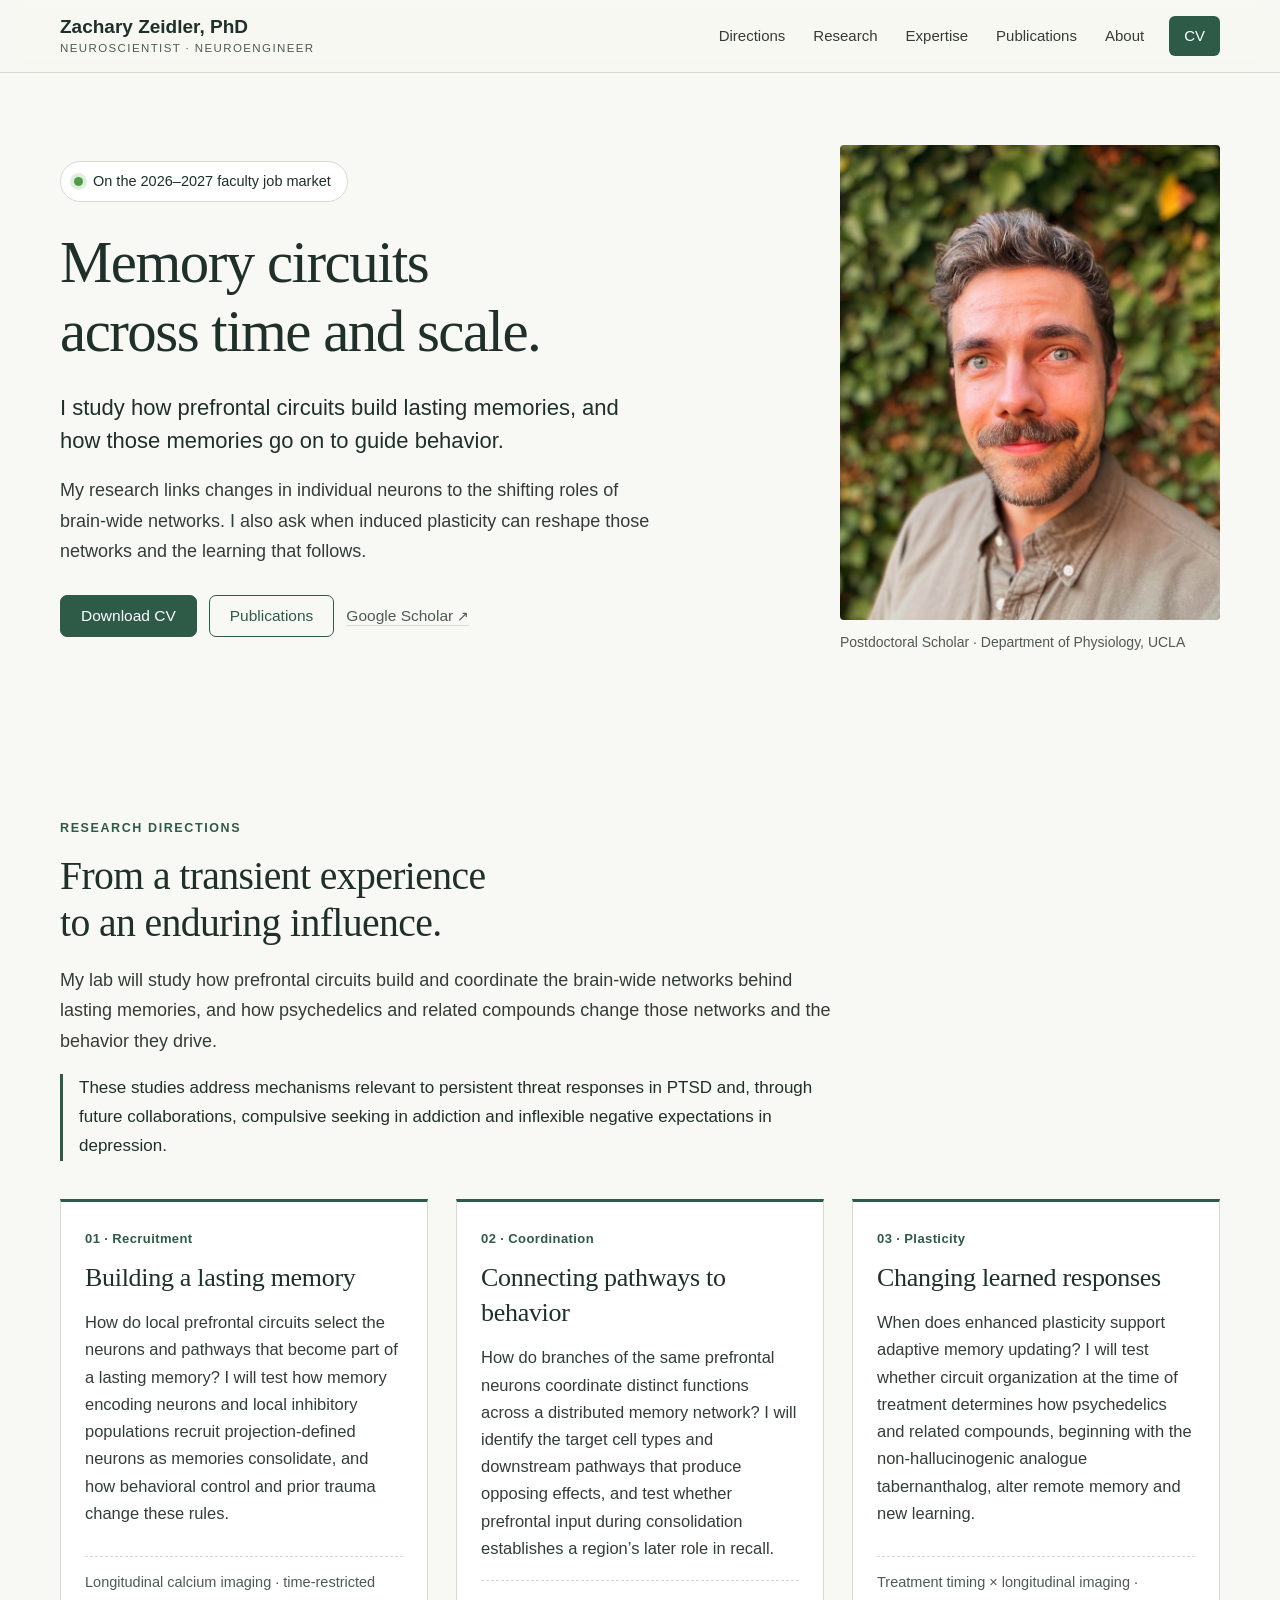
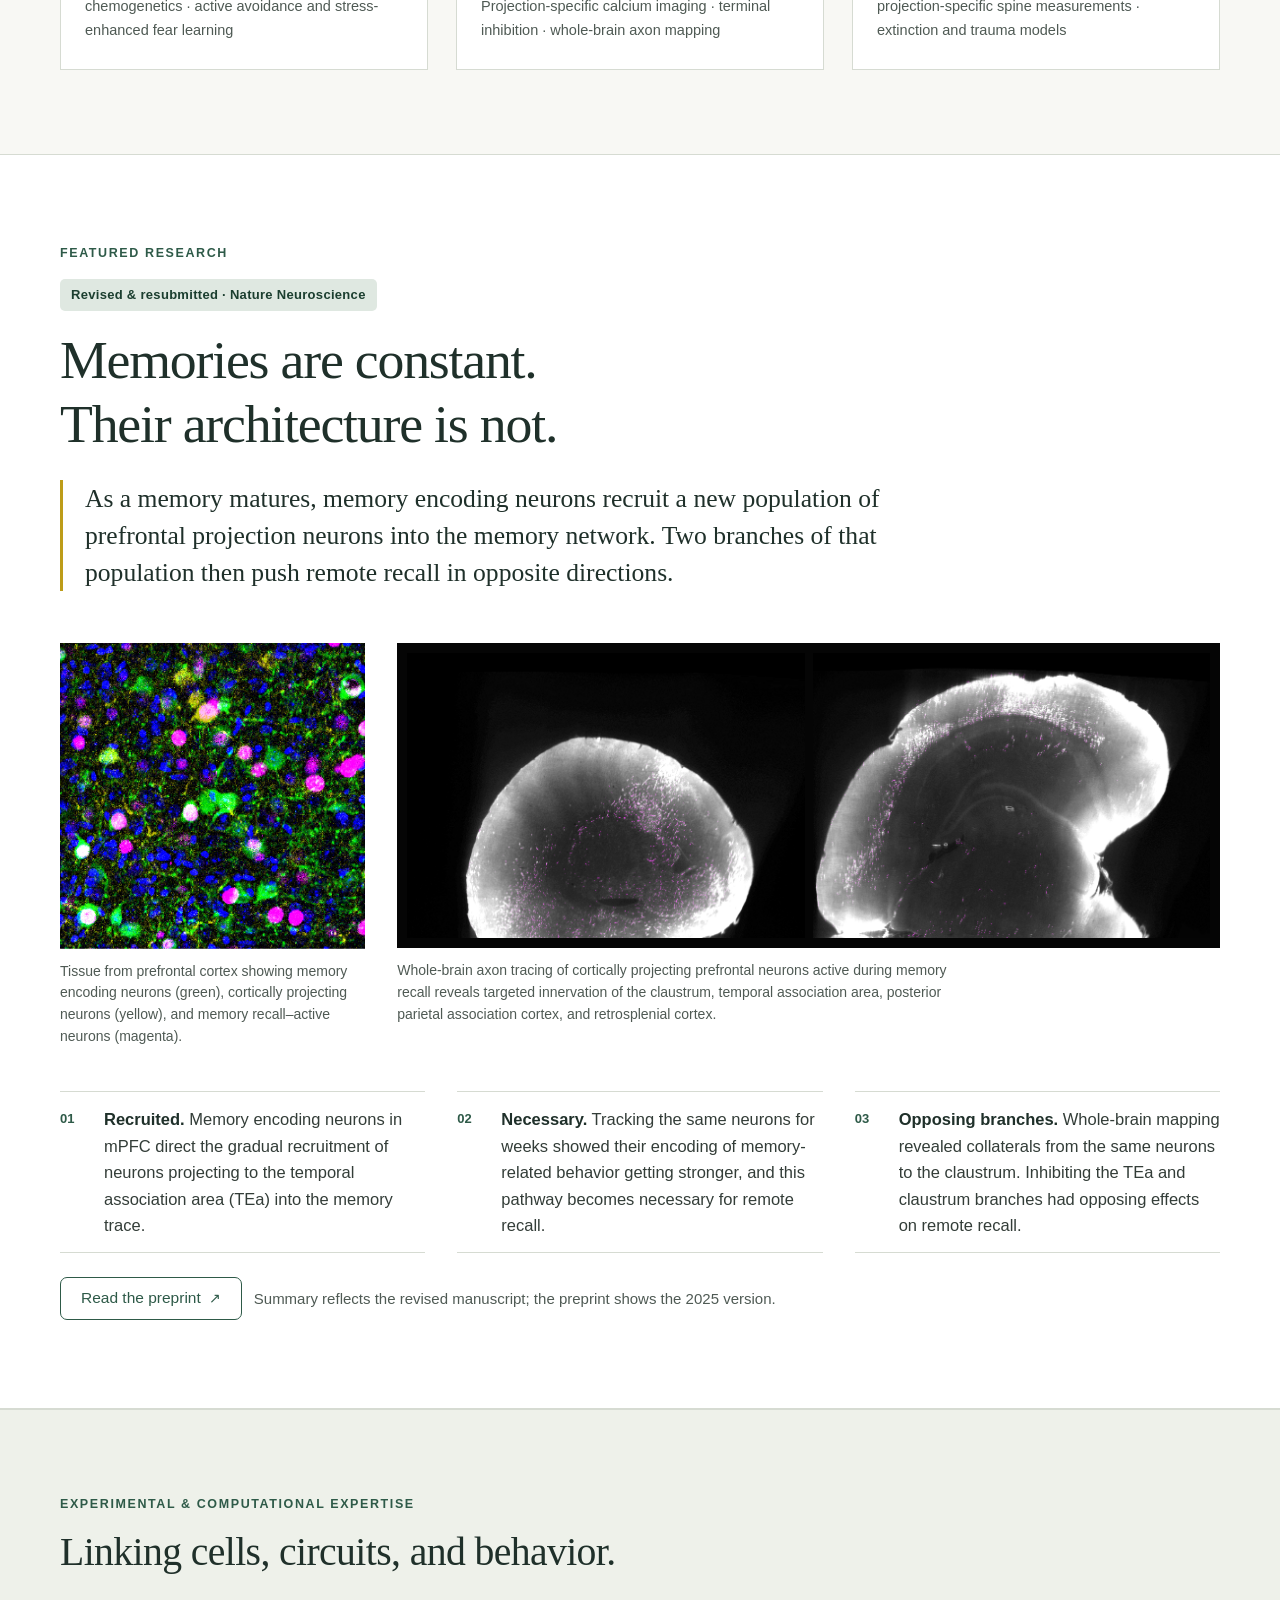
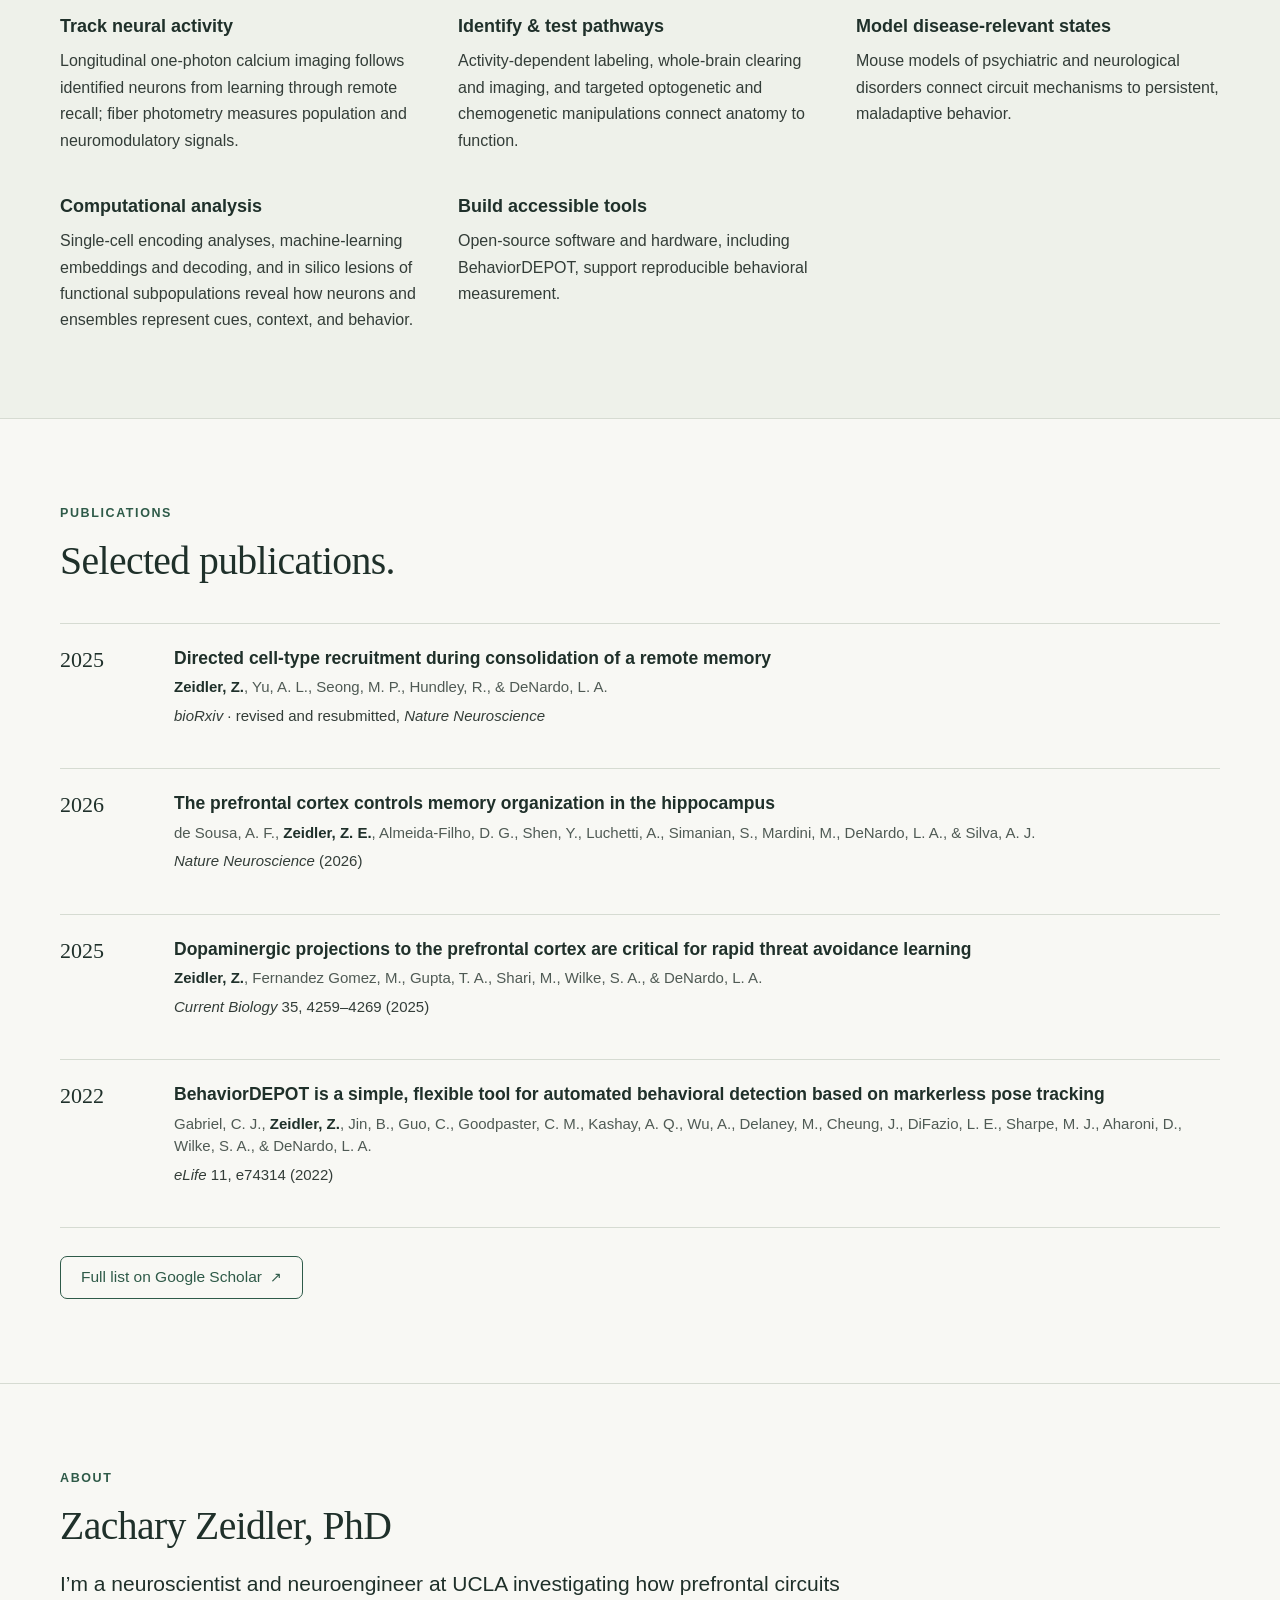
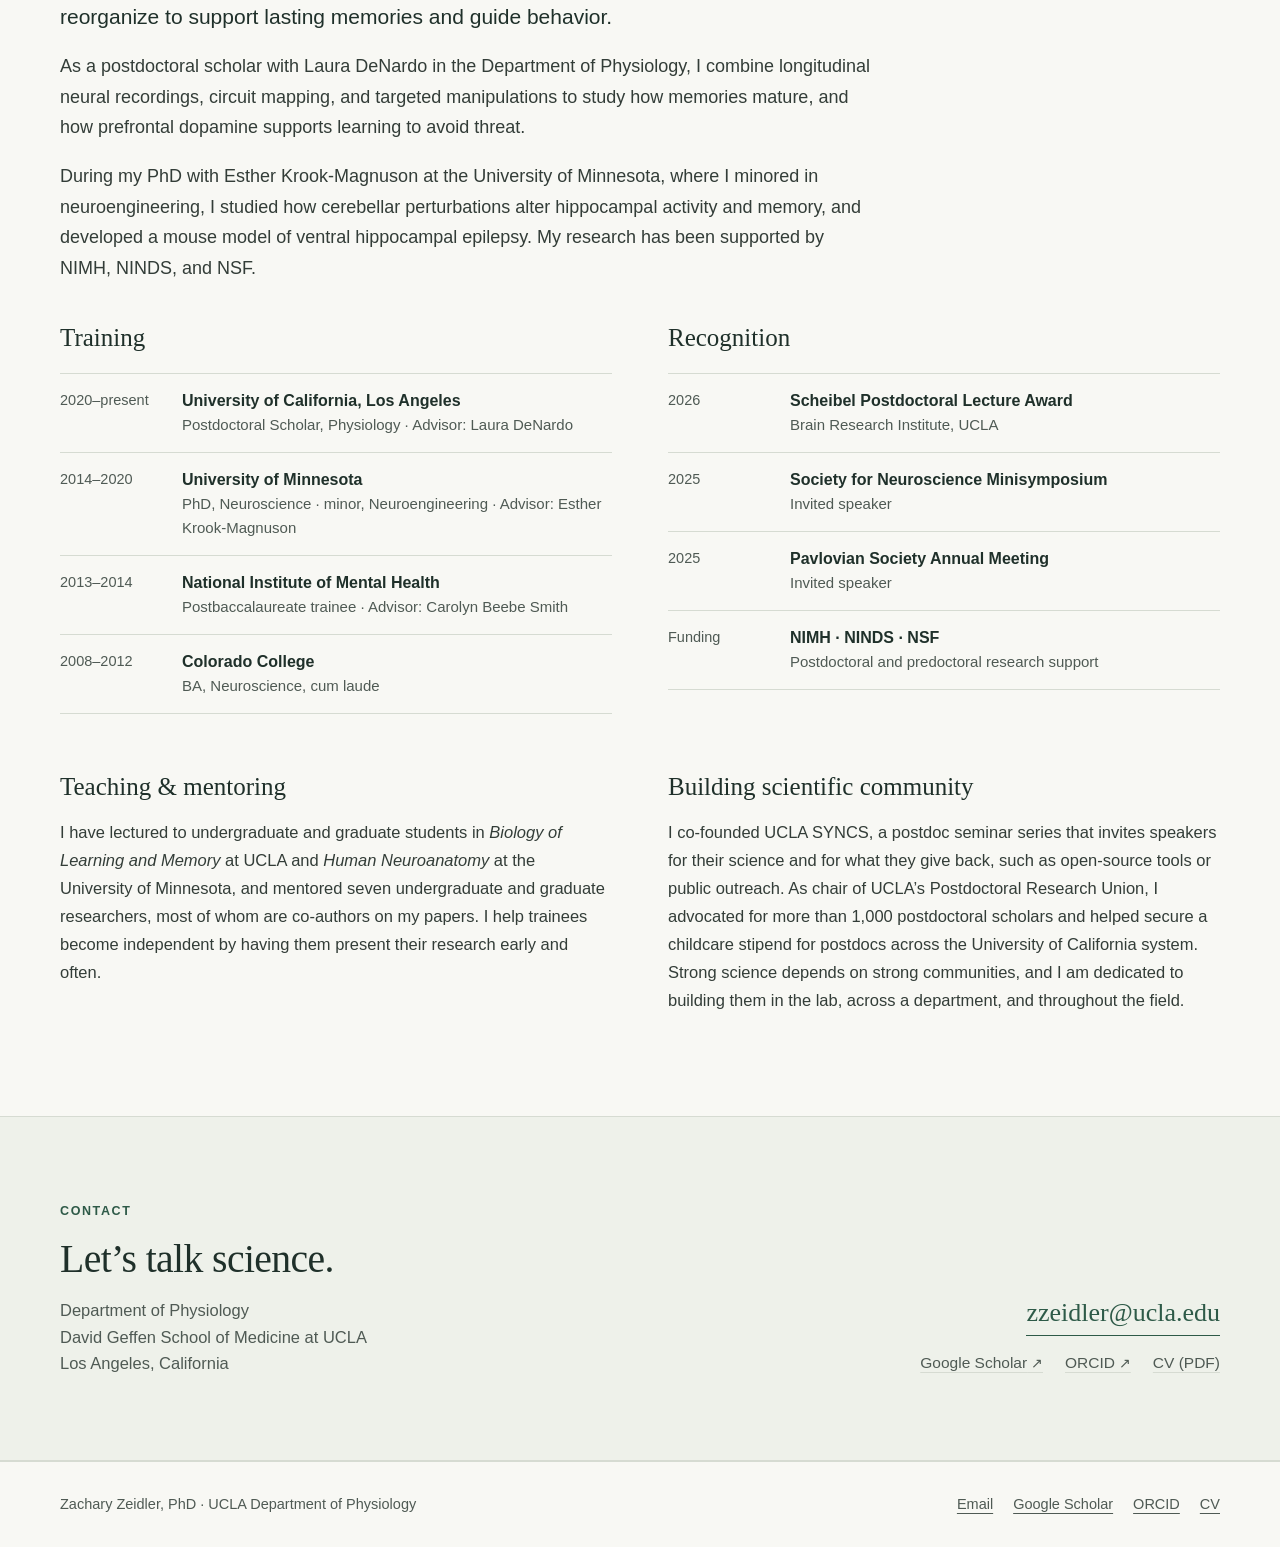
<file: index.html>
<!doctype html>
<html lang="en">
<head>
<meta charset="utf-8">
<meta name="viewport" content="width=device-width,initial-scale=1">
<title>Zachary Zeidler, PhD | Prefrontal circuits &amp; memory</title>
<meta name="description" content="Zachary Zeidler, PhD, is a UCLA neuroscientist and neuroengineer on the 2026–27 faculty job market, studying how prefrontal circuits build lasting memories and how induced plasticity alters them.">
<meta name="theme-color" content="#f8f8f4">
<meta property="og:title" content="Zachary Zeidler, PhD | Prefrontal circuits &amp; memory">
<meta property="og:description" content="How prefrontal circuits build lasting memories and shape the ways experience guides behavior.">
<meta property="og:type" content="website">
<meta property="og:image" content="assets/zeidler-headshot.jpg">
<link rel="stylesheet" href="styles.css">
<script src="site.js" defer></script>
</head>
<body>
<a class="skip-link" href="#main">Skip to content</a>

<header class="site-header">
  <div class="wrap header-inner">
    <a class="wordmark" href="index.html">Zachary Zeidler, PhD<span>Neuroscientist · Neuroengineer</span></a>
    <nav class="site-nav" aria-label="Main navigation">
      <a href="#directions" data-section="directions">Directions</a>
      <a href="#research" data-section="research">Research</a>
      <a href="#expertise" data-section="expertise">Expertise</a>
      <a href="#publications" data-section="publications">Publications</a>
      <a href="#about" data-section="about">About</a>
      <a class="nav-cv" href="assets/Zeidler-CV-2026.pdf">CV</a>
    </nav>
  </div>
</header>

<main id="main">

<!-- ============ HERO ============ -->
<div class="wrap">
  <section class="hero">
    <div>
      <p class="market-badge"><span class="pulse" aria-hidden="true"></span>On the 2026–2027 faculty job market</p>
      <h1>Memory circuits<br>across time and scale.</h1>
      <p class="lead">I study how prefrontal circuits build lasting memories, and how those memories go on to guide behavior.</p>
      <p class="sub">My research links changes in individual neurons to the shifting roles of brain-wide networks. I also ask when induced plasticity can reshape those networks and the learning that follows.</p>
      <div class="actions">
        <a class="btn btn-primary" href="assets/Zeidler-CV-2026.pdf">Download CV</a>
        <a class="btn btn-secondary" href="#publications">Publications</a>
        <a class="quiet-link ext" href="https://scholar.google.com/citations?hl=en&amp;user=5ut2dOMAAAAJ&amp;view_op=list_works&amp;sortby=pubdate">Google Scholar</a>
      </div>
    </div>
    <figure class="hero-portrait">
      <img src="assets/zeidler-headshot.jpg" alt="Portrait of Zachary Zeidler" width="1750" height="2048" loading="eager">
      <figcaption>Postdoctoral Scholar · Department of Physiology, UCLA</figcaption>
    </figure>
  </section>
</div>

<!-- ============ RESEARCH DIRECTIONS ============ -->
<section class="section" id="directions">
  <div class="wrap">
    <div class="section-head">
      <p class="eyebrow">Research directions</p>
      <h2>From a transient experience<br>to an enduring influence.</h2>
      <p>My lab will study how prefrontal circuits build and coordinate the brain-wide networks behind lasting memories, and how psychedelics and related compounds change those networks and the behavior they drive.</p>
      <p class="relevance">These studies address mechanisms relevant to persistent threat responses in PTSD and, through future collaborations, compulsive seeking in addiction and inflexible negative expectations in depression.</p>
    </div>

    <div class="pillars">
      <article class="pillar">
        <div class="pillar-body">
          <span class="number">01 · Recruitment</span>
          <h3>Building a lasting memory</h3>
          <p>How do local prefrontal circuits select the neurons and pathways that become part of a lasting memory? I will test how memory encoding neurons and local inhibitory populations recruit projection-defined neurons as memories consolidate, and how behavioral control and prior trauma change these rules.</p>
          <p class="approach">Longitudinal calcium imaging · time-restricted chemogenetics · active avoidance and stress-enhanced fear learning</p>
        </div>
      </article>
      <article class="pillar">
        <div class="pillar-body">
          <span class="number">02 · Coordination</span>
          <h3>Connecting pathways to behavior</h3>
          <p>How do branches of the same prefrontal neurons coordinate distinct functions across a distributed memory network? I will identify the target cell types and downstream pathways that produce opposing effects, and test whether prefrontal input during consolidation establishes a region’s later role in recall.</p>
          <p class="approach">Projection-specific calcium imaging · terminal inhibition · whole-brain axon mapping</p>
        </div>
      </article>
      <article class="pillar">
        <div class="pillar-body">
          <span class="number">03 · Plasticity</span>
          <h3>Changing learned responses</h3>
          <p>When does enhanced plasticity support adaptive memory updating? I will test whether circuit organization at the time of treatment determines how psychedelics and related compounds, beginning with the non-hallucinogenic analogue tabernanthalog, alter remote memory and new learning.</p>
          <p class="approach">Treatment timing × longitudinal imaging · projection-specific spine measurements · extinction and trauma models</p>
        </div>
      </article>
    </div>

  </div>
</section>

<!-- ============ FEATURED RESEARCH ============ -->
<section class="feature" id="research">
  <div class="wrap">
    <p class="eyebrow">Featured research</p>
    <span class="status-tag">Revised &amp; resubmitted · Nature Neuroscience</span>
    <h2>Memories are constant.<br>Their architecture is not.</h2>
    <p class="takeaway">As a memory matures, memory encoding neurons recruit a new population of prefrontal projection neurons into the memory network. Two branches of that population then push remote recall in opposite directions.</p>

    <div class="figure-row">
      <figure>
        <button class="image-button" type="button" data-image="assets/histogood.jpg" data-title="mPFC neuron populations" data-caption="Tissue from prefrontal cortex showing memory encoding neurons (green), cortically projecting neurons (yellow), and memory recall–active neurons (magenta)." aria-label="Enlarge: mPFC neuron populations">
          <img src="assets/histogood.jpg" alt="Fluorescence image of prefrontal cortex: memory encoding neurons in green, cortically projecting neurons in yellow, and memory recall–active neurons in magenta." width="342" height="340" loading="lazy">
        </button>
        <figcaption>Tissue from prefrontal cortex showing memory encoding neurons (green), cortically projecting neurons (yellow), and memory recall–active neurons (magenta).</figcaption>
      </figure>
      <figure>
        <div class="anatomy">
          <div>
            <button class="image-button" type="button" data-image="assets/pl.png" data-title="Prelimbic cortex slice" data-caption="Prelimbic cortex (PL): a slice from whole-brain imaging. The paired TEa image comes from the same brain." aria-label="Enlarge: Prelimbic cortex slice">
              <img src="assets/pl.png" alt="Prelimbic cortex slice from whole-brain imaging." width="808" height="579" loading="lazy">
            </button>
          </div>
          <div>
            <button class="image-button" type="button" data-image="assets/tea.png" data-title="Temporal association area slice" data-caption="Temporal association area (TEa): a slice from whole-brain imaging. The paired PL image comes from the same brain." aria-label="Enlarge: Temporal association area slice">
              <img src="assets/tea.png" alt="Temporal association area slice from the same brain." width="808" height="579" loading="lazy">
            </button>
          </div>
        </div>
        <figcaption>Whole-brain axon tracing of cortically projecting prefrontal neurons active during memory recall reveals targeted innervation of the claustrum, temporal association area, posterior parietal association cortex, and retrosplenial cortex.</figcaption>
      </figure>
    </div>

    <ol class="findings findings-cols">
      <li><span><strong>Recruited.</strong> Memory encoding neurons in mPFC direct the gradual recruitment of neurons projecting to the temporal association area (TEa) into the memory trace.</span></li>
      <li><span><strong>Necessary.</strong> Tracking the same neurons for weeks showed their encoding of memory-related behavior getting stronger, and this pathway becomes necessary for remote recall.</span></li>
      <li><span><strong>Opposing branches.</strong> Whole-brain mapping revealed collaterals from the same neurons to the claustrum. Inhibiting the TEa and claustrum branches had opposing effects on remote recall.</span></li>
    </ol>
    <div class="actions">
      <a class="btn btn-secondary ext" href="https://doi.org/10.1101/2025.06.13.659562">Read the preprint</a>
      <span class="small">Summary reflects the revised manuscript; the preprint shows the 2025 version.</span>
    </div>
  </div>
</section>

<!-- ============ EXPERTISE ============ -->
<section class="section band" id="expertise">
  <div class="wrap">
    <div class="section-head">
      <p class="eyebrow">Experimental &amp; computational expertise</p>
      <h2>Linking cells, circuits, and behavior.</h2>
    </div>
    <div class="methods">
      <div>
        <h3>Track neural activity</h3>
        <p>Longitudinal one-photon calcium imaging follows identified neurons from learning through remote recall; fiber photometry measures population and neuromodulatory signals.</p>
      </div>
      <div>
        <h3>Identify &amp; test pathways</h3>
        <p>Activity-dependent labeling, whole-brain clearing and imaging, and targeted optogenetic and chemogenetic manipulations connect anatomy to function.</p>
      </div>
      <div>
        <h3>Model disease-relevant states</h3>
        <p>Mouse models of psychiatric and neurological disorders connect circuit mechanisms to persistent, maladaptive behavior.</p>
      </div>
      <div>
        <h3>Computational analysis</h3>
        <p>Single-cell encoding analyses, machine-learning embeddings and decoding, and in silico lesions of functional subpopulations reveal how neurons and ensembles represent cues, context, and behavior.</p>
      </div>
      <div>
        <h3>Build accessible tools</h3>
        <p>Open-source software and hardware, including BehaviorDEPOT, support reproducible behavioral measurement.</p>
      </div>
    </div>
  </div>
</section>

<!-- ============ PUBLICATIONS ============ -->
<section class="section" id="publications">
  <div class="wrap">
    <div class="section-head">
      <p class="eyebrow">Publications</p>
      <h2>Selected publications.</h2>
    </div>
    <ul class="pub-list">
      <li class="pub-item">
        <span class="y">2025</span>
        <div>
          <a class="t" href="https://doi.org/10.1101/2025.06.13.659562">Directed cell-type recruitment during consolidation of a remote memory</a>
          <p class="authors"><b>Zeidler, Z.</b>, Yu, A. L., Seong, M. P., Hundley, R., &amp; DeNardo, L. A.</p>
          <p class="venue"><em>bioRxiv</em> · revised and resubmitted, <em>Nature Neuroscience</em></p>
        </div>
      </li>
      <li class="pub-item">
        <span class="y">2026</span>
        <div>
          <a class="t" href="https://doi.org/10.1038/s41593-026-02231-1">The prefrontal cortex controls memory organization in the hippocampus</a>
          <p class="authors">de Sousa, A. F., <b>Zeidler, Z. E.</b>, Almeida-Filho, D. G., Shen, Y., Luchetti, A., Simanian, S., Mardini, M., DeNardo, L. A., &amp; Silva, A. J.</p>
          <p class="venue"><em>Nature Neuroscience</em> (2026)</p>
        </div>
      </li>
      <li class="pub-item">
        <span class="y">2025</span>
        <div>
          <a class="t" href="https://doi.org/10.1016/j.cub.2025.07.035">Dopaminergic projections to the prefrontal cortex are critical for rapid threat avoidance learning</a>
          <p class="authors"><b>Zeidler, Z.</b>, Fernandez Gomez, M., Gupta, T. A., Shari, M., Wilke, S. A., &amp; DeNardo, L. A.</p>
          <p class="venue"><em>Current Biology</em> 35, 4259–4269 (2025)</p>
        </div>
      </li>
      <li class="pub-item">
        <span class="y">2022</span>
        <div>
          <a class="t" href="https://doi.org/10.7554/eLife.74314">BehaviorDEPOT is a simple, flexible tool for automated behavioral detection based on markerless pose tracking</a>
          <p class="authors">Gabriel, C. J., <b>Zeidler, Z.</b>, Jin, B., Guo, C., Goodpaster, C. M., Kashay, A. Q., Wu, A., Delaney, M., Cheung, J., DiFazio, L. E., Sharpe, M. J., Aharoni, D., Wilke, S. A., &amp; DeNardo, L. A.</p>
          <p class="venue"><em>eLife</em> 11, e74314 (2022)</p>
        </div>
      </li>
    </ul>
    <div class="actions">
      <a class="btn btn-secondary ext" href="https://scholar.google.com/citations?hl=en&amp;user=5ut2dOMAAAAJ&amp;view_op=list_works&amp;sortby=pubdate">Full list on Google Scholar</a>
    </div>
  </div>
</section>

<!-- ============ ABOUT ============ -->
<section class="section" id="about">
  <div class="wrap">
    <div class="section-head bio">
      <p class="eyebrow">About</p>
      <h2>Zachary Zeidler, PhD</h2>
      <p class="intro">I’m a neuroscientist and neuroengineer at UCLA investigating how prefrontal circuits reorganize to support lasting memories and guide behavior.</p>
      <p>As a postdoctoral scholar with Laura DeNardo in the Department of Physiology, I combine longitudinal neural recordings, circuit mapping, and targeted manipulations to study how memories mature, and how prefrontal dopamine supports learning to avoid threat.</p>
      <p>During my PhD with Esther Krook-Magnuson at the University of Minnesota, where I minored in neuroengineering, I studied how cerebellar perturbations alter hippocampal activity and memory, and developed a mouse model of ventral hippocampal epilepsy. My research has been supported by NIMH, NINDS, and NSF.</p>
    </div>

    <div class="about-cols">
      <div>
        <h3>Training</h3>
        <ul class="timeline">
          <li><span class="date">2020–present</span><span><strong>University of California, Los Angeles</strong><span class="detail">Postdoctoral Scholar, Physiology · Advisor: Laura DeNardo</span></span></li>
          <li><span class="date">2014–2020</span><span><strong>University of Minnesota</strong><span class="detail">PhD, Neuroscience · minor, Neuroengineering · Advisor: Esther Krook-Magnuson</span></span></li>
          <li><span class="date">2013–2014</span><span><strong>National Institute of Mental Health</strong><span class="detail">Postbaccalaureate trainee · Advisor: Carolyn Beebe Smith</span></span></li>
          <li><span class="date">2008–2012</span><span><strong>Colorado College</strong><span class="detail">BA, Neuroscience, cum laude</span></span></li>
        </ul>
      </div>
      <div>
        <h3>Recognition</h3>
        <ul class="timeline">
          <li><span class="date">2026</span><span><strong>Scheibel Postdoctoral Lecture Award</strong><span class="detail">Brain Research Institute, UCLA</span></span></li>
          <li><span class="date">2025</span><span><strong>Society for Neuroscience Minisymposium</strong><span class="detail">Invited speaker</span></span></li>
          <li><span class="date">2025</span><span><strong>Pavlovian Society Annual Meeting</strong><span class="detail">Invited speaker</span></span></li>
          <li><span class="date">Funding</span><span><strong>NIMH · NINDS · NSF</strong><span class="detail">Postdoctoral and predoctoral research support</span></span></li>
        </ul>
      </div>
    </div>

    <div class="prose-block">
      <div>
        <h3>Teaching &amp; mentoring</h3>
        <p>I have lectured to undergraduate and graduate students in <em>Biology of Learning and Memory</em> at UCLA and <em>Human Neuroanatomy</em> at the University of Minnesota, and mentored seven undergraduate and graduate researchers, most of whom are co-authors on my papers. I help trainees become independent by having them present their research early and often.</p>
      </div>
      <div>
        <h3>Building scientific community</h3>
        <p>I co-founded UCLA SYNCS, a postdoc seminar series that invites speakers for their science and for what they give back, such as open-source tools or public outreach. As chair of UCLA’s Postdoctoral Research Union, I advocated for more than 1,000 postdoctoral scholars and helped secure a childcare stipend for postdocs across the University of California system. Strong science depends on strong communities, and I am dedicated to building them in the lab, across a department, and throughout the field.</p>
      </div>
    </div>
  </div>
</section>

<!-- ============ CONTACT ============ -->
<section class="section band" id="contact">
  <div class="wrap contact">
    <div>
      <p class="eyebrow">Contact</p>
      <h2>Let’s talk science.</h2>
      <address>Department of Physiology<br>David Geffen School of Medicine at UCLA<br>Los Angeles, California</address>
    </div>
    <div class="contact-links">
      <a class="email-link" href="mailto:zzeidler@ucla.edu">zzeidler@ucla.edu</a>
      <div class="row">
        <a class="quiet-link ext" href="https://scholar.google.com/citations?hl=en&amp;user=5ut2dOMAAAAJ&amp;view_op=list_works&amp;sortby=pubdate">Google Scholar</a>
        <a class="quiet-link ext" href="https://orcid.org/0000-0001-6539-4360">ORCID</a>
        <a class="quiet-link" href="assets/Zeidler-CV-2026.pdf">CV (PDF)</a>
      </div>
    </div>
  </div>
</section>

</main>

<footer class="site-footer">
  <div class="wrap footer-inner">
    <span>Zachary Zeidler, PhD · UCLA Department of Physiology</span>
    <div class="footer-links">
      <a href="mailto:zzeidler@ucla.edu">Email</a>
      <a href="https://scholar.google.com/citations?hl=en&amp;user=5ut2dOMAAAAJ&amp;view_op=list_works&amp;sortby=pubdate">Google Scholar</a>
      <a href="https://orcid.org/0000-0001-6539-4360">ORCID</a>
      <a href="assets/Zeidler-CV-2026.pdf">CV</a>
    </div>
  </div>
</footer>

<dialog class="image-dialog" aria-labelledby="image-title">
  <div class="dialog-top"><h2 id="image-title">Research image</h2><button class="close" type="button">Close</button></div>
  <img alt=""><p></p>
</dialog>
</body>
</html>
</file>
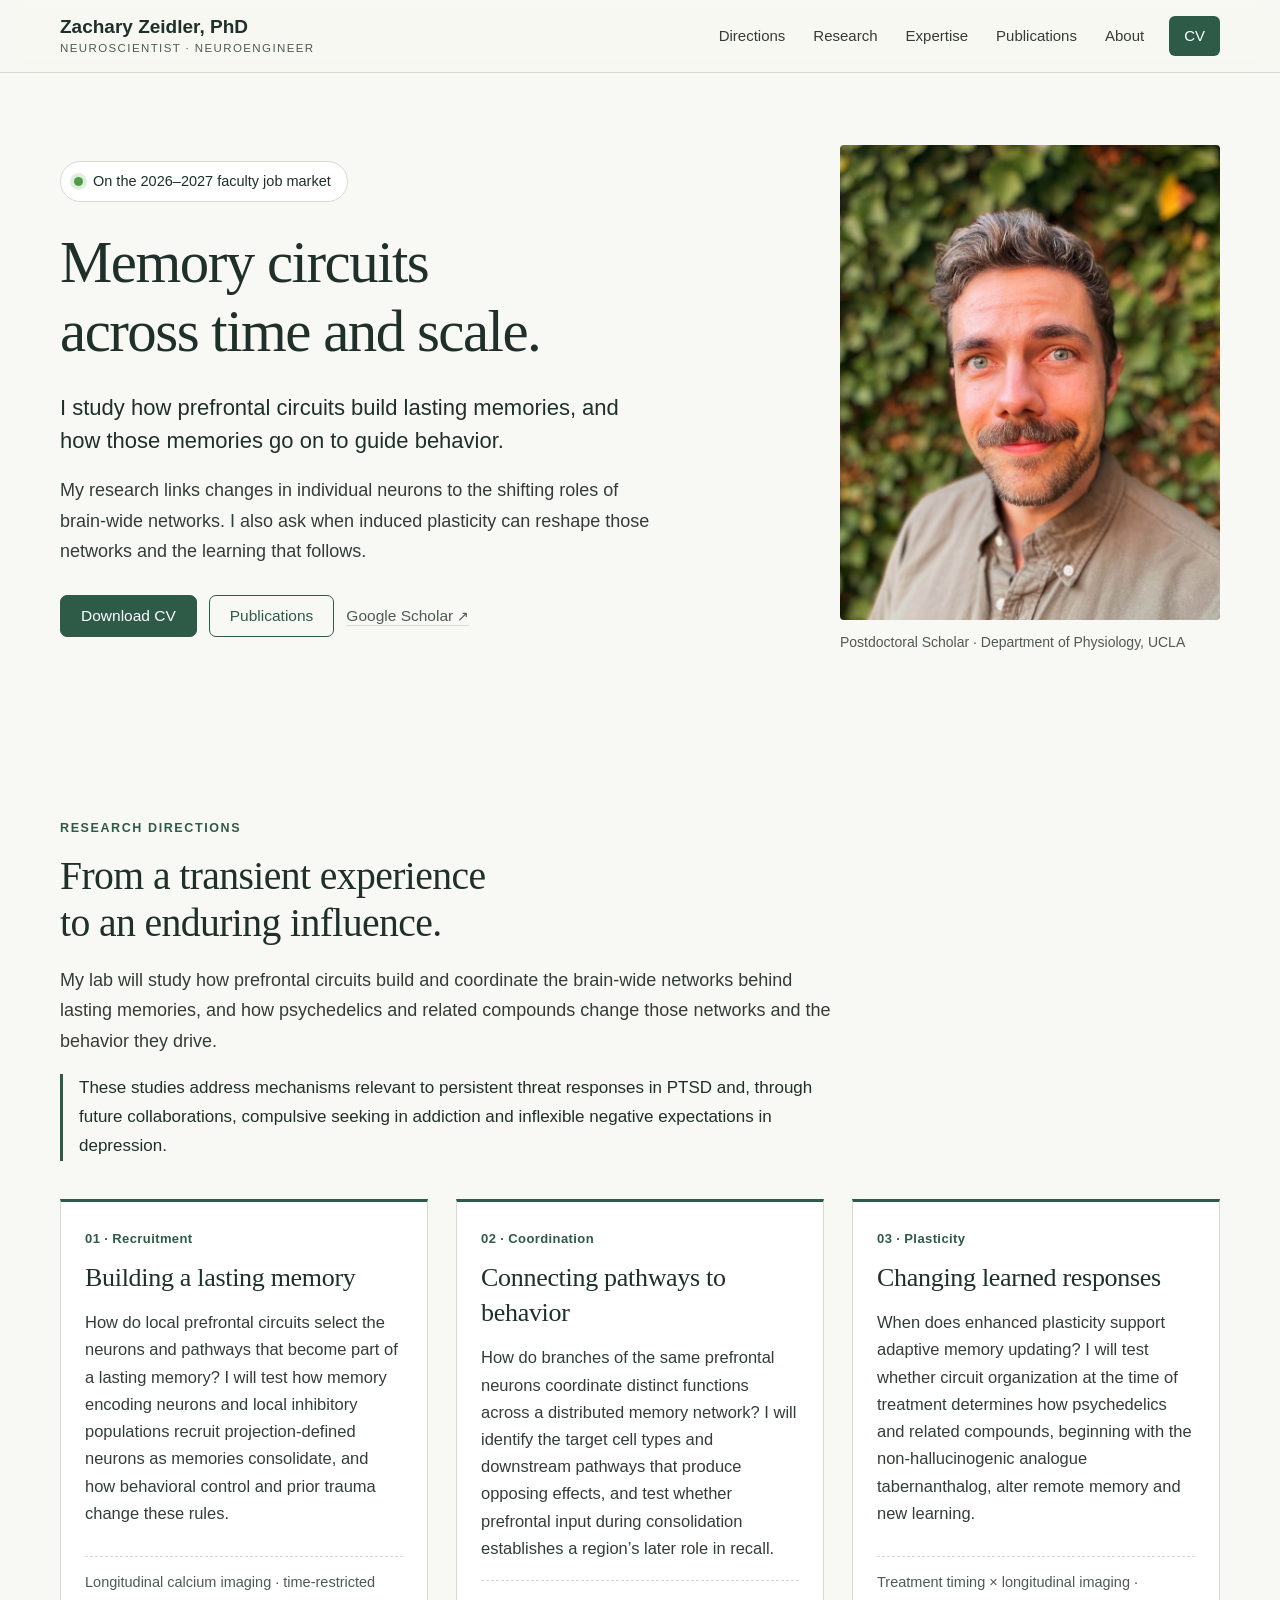
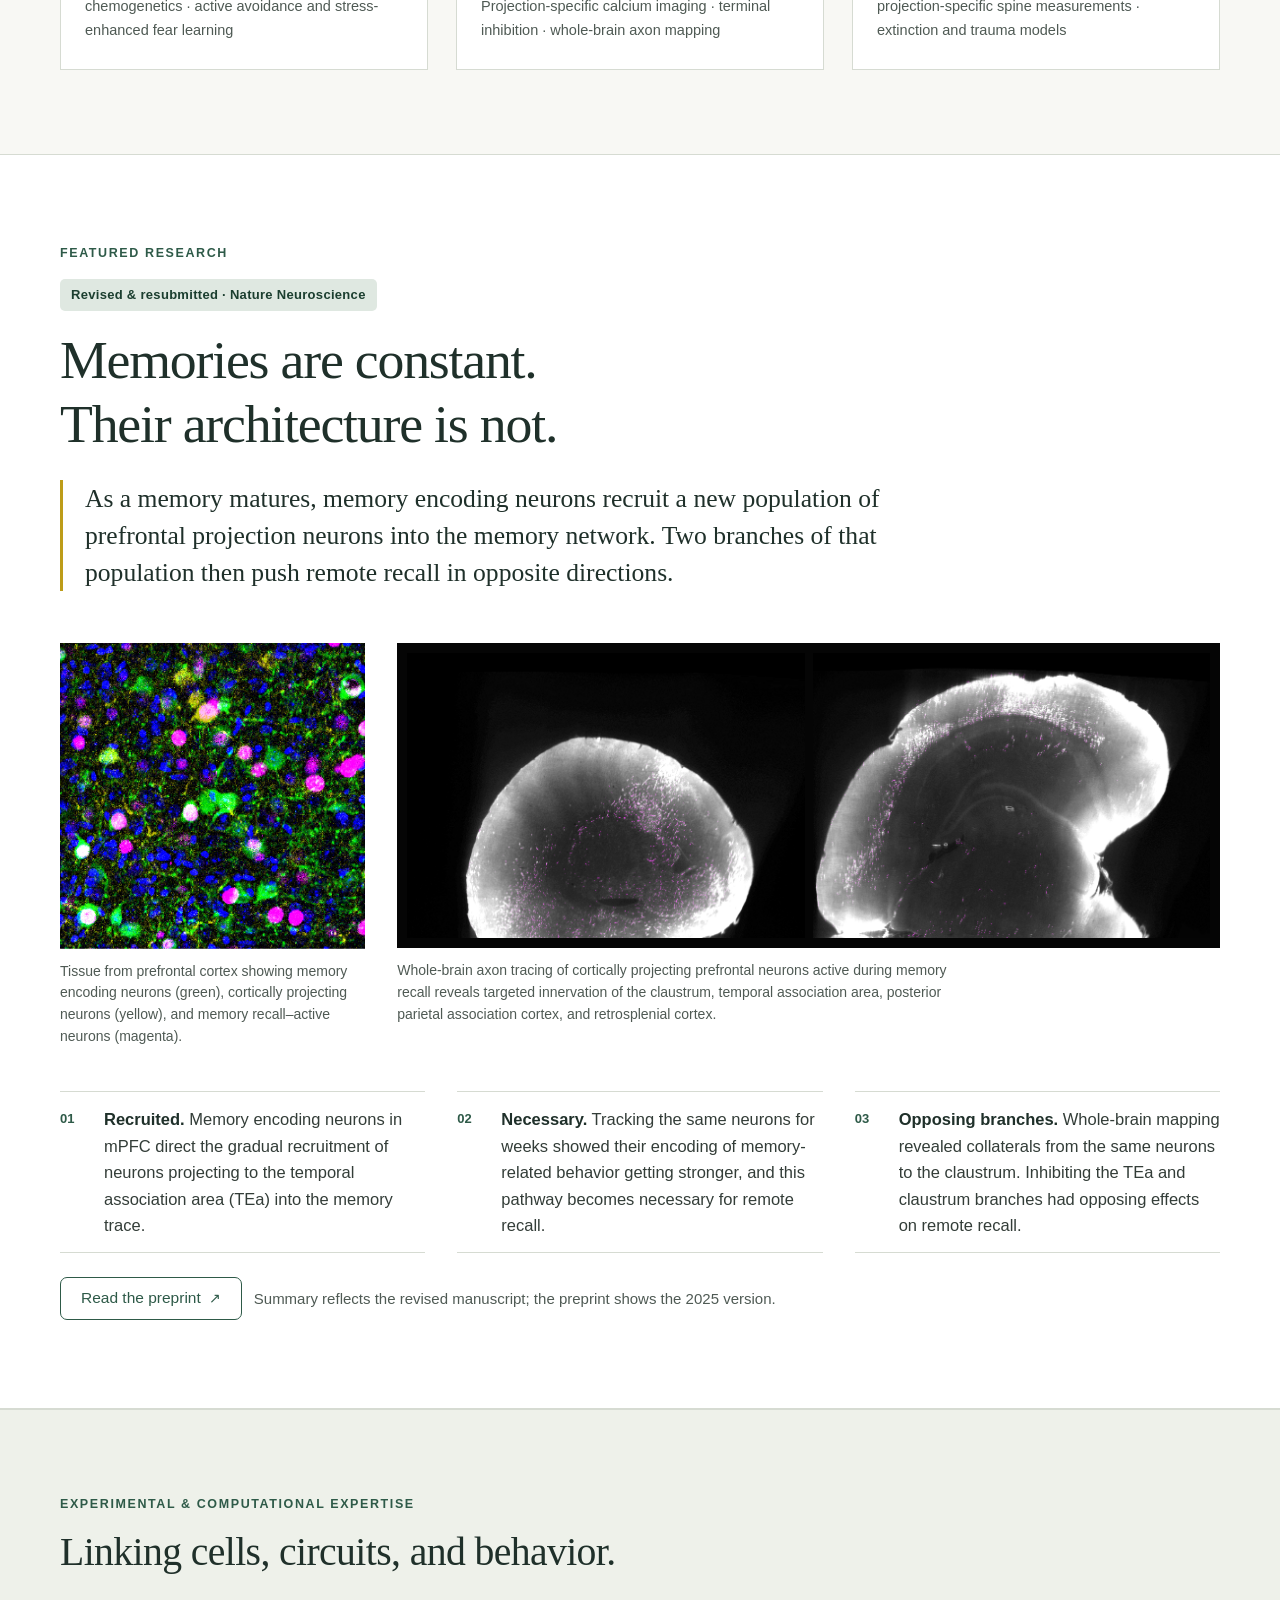
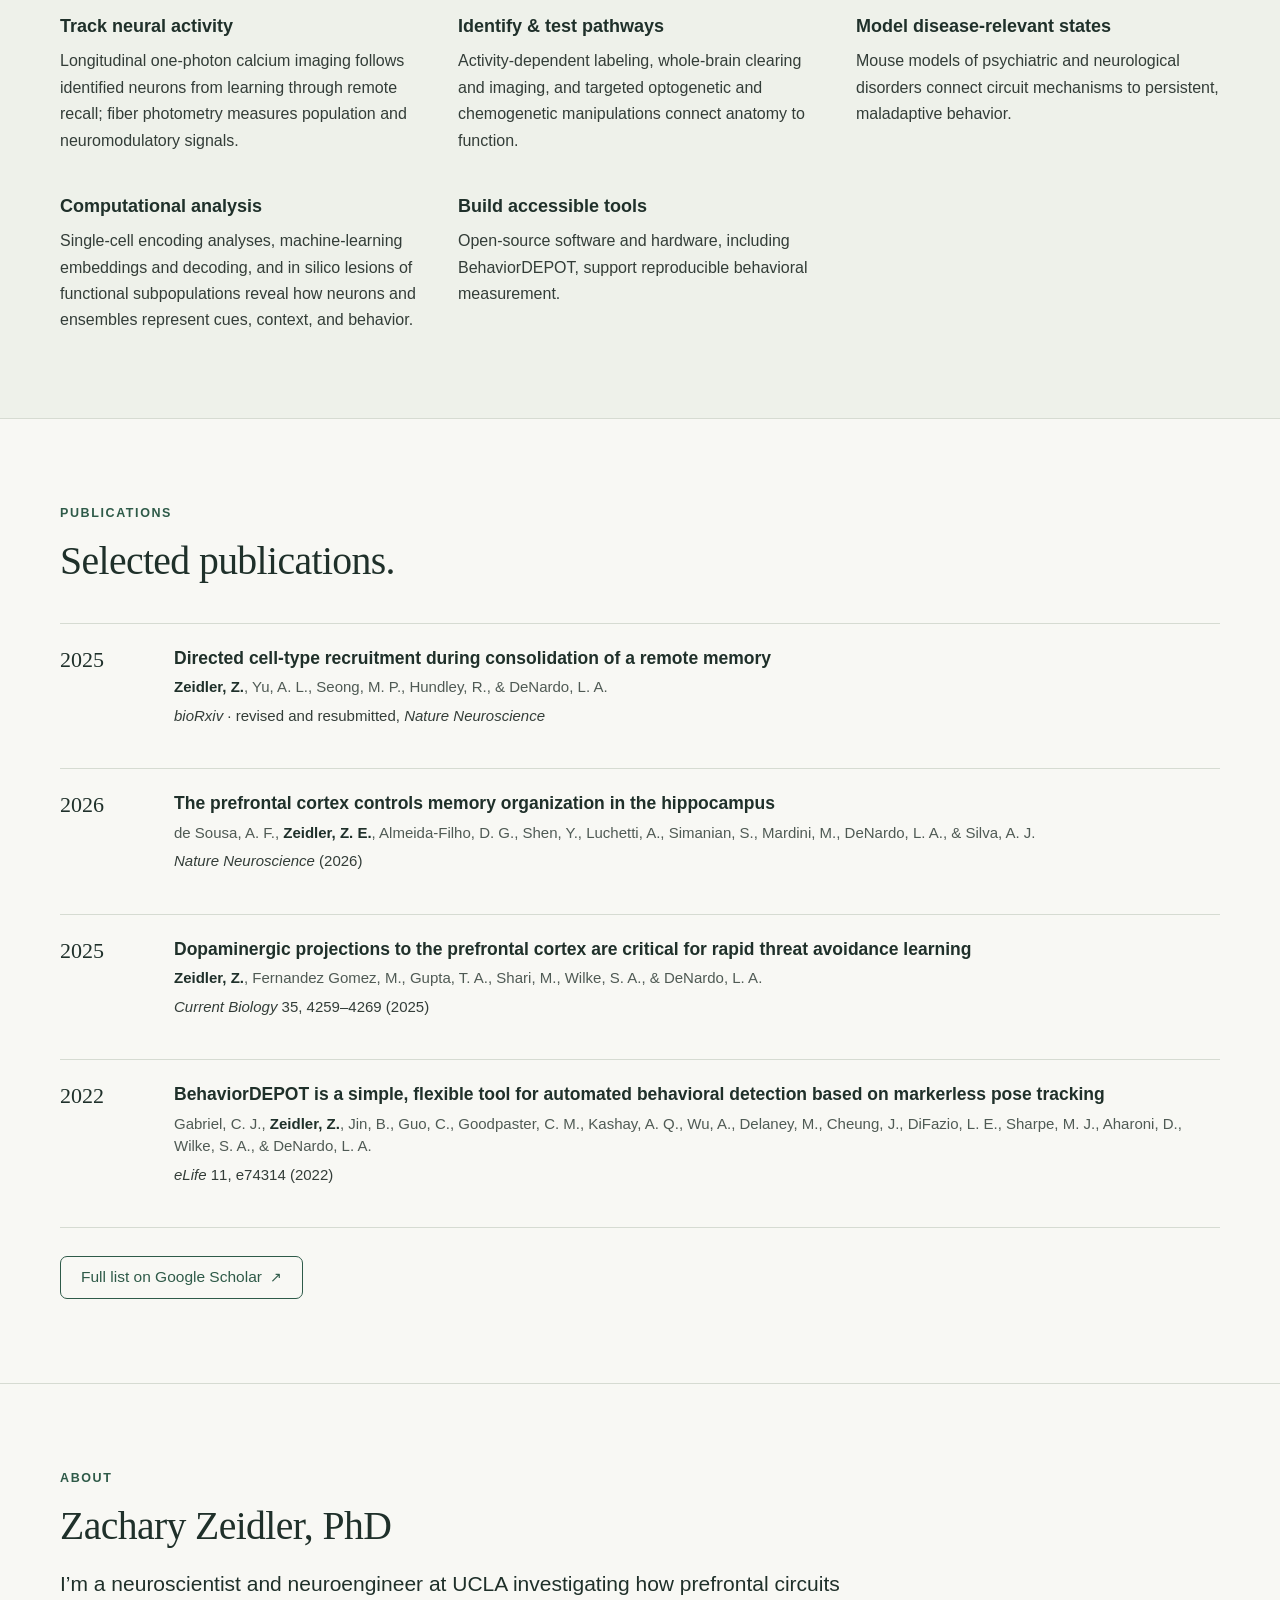
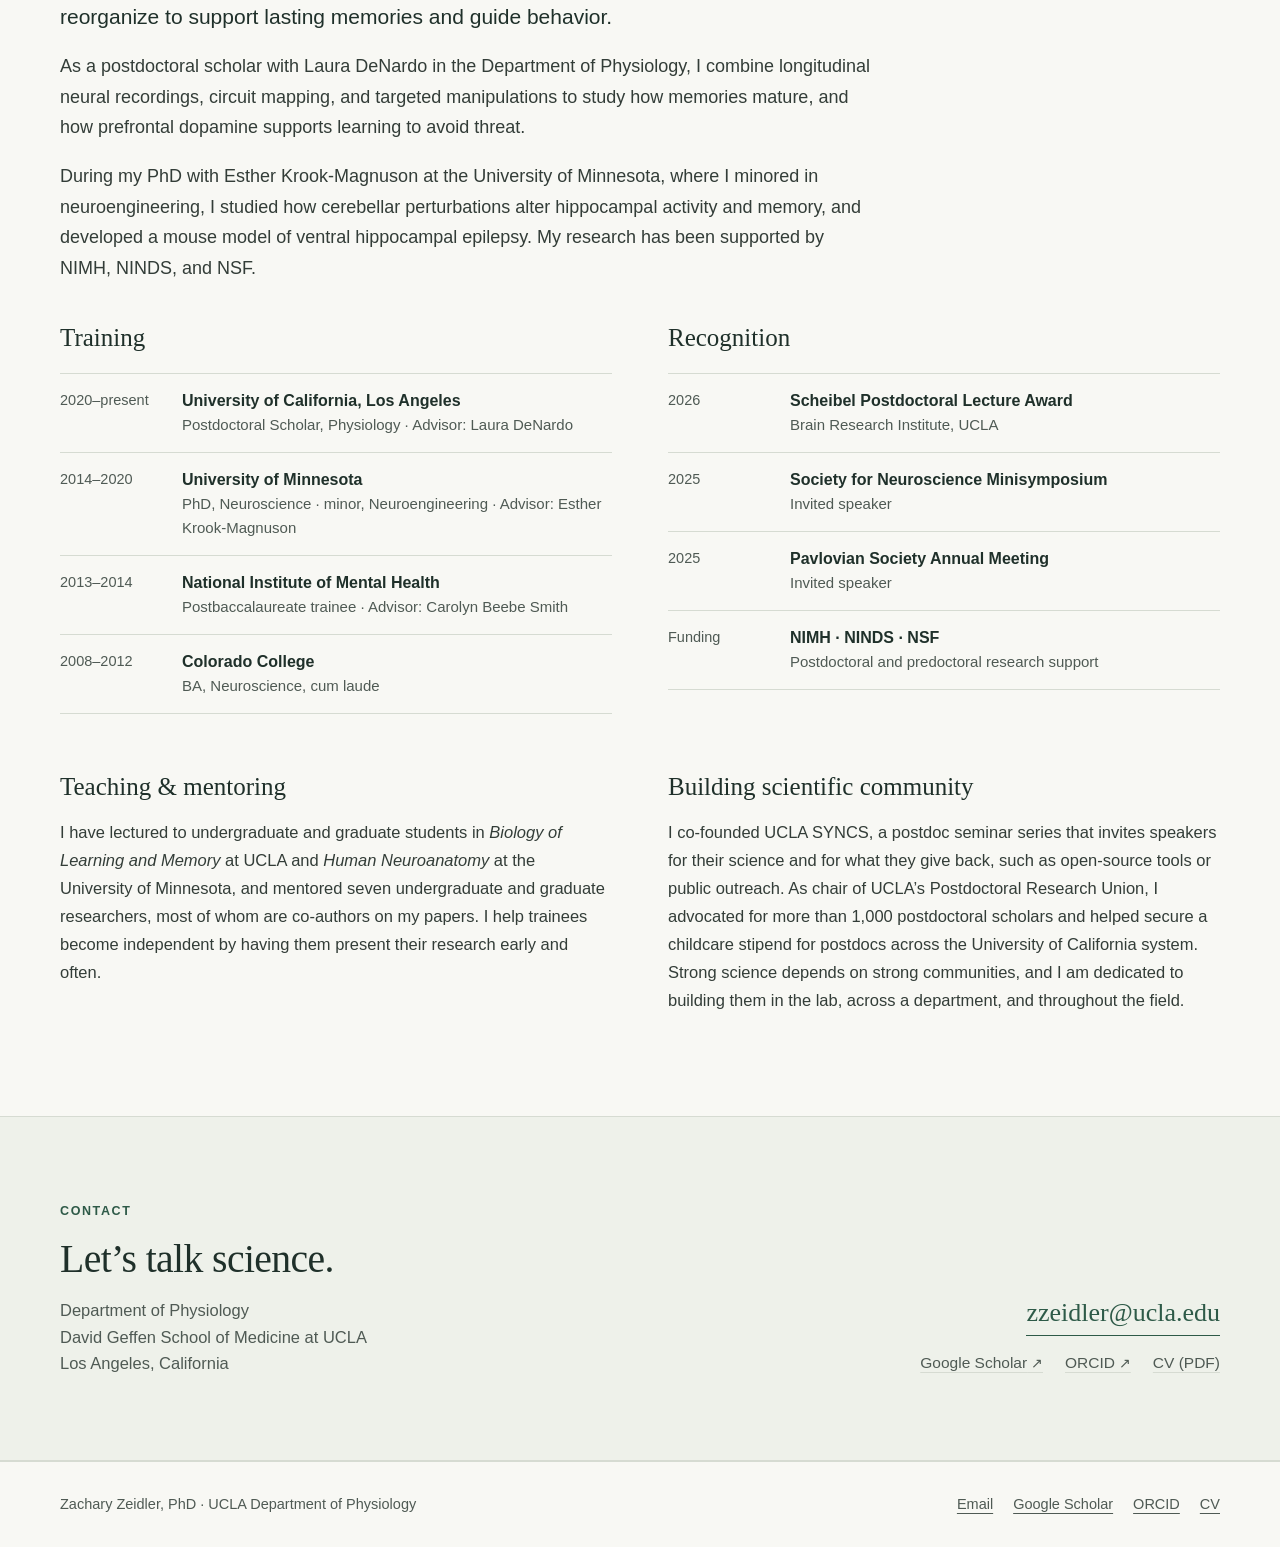
<file: about.html>
<!doctype html>
<html lang="en"><head><meta charset="utf-8"><title>Zachary Zeidler</title>
<meta http-equiv="refresh" content="0; url=index.html#about"><link rel="canonical" href="index.html#about">
<meta name="robots" content="noindex"></head>
<body><p>This page has moved to the <a href="index.html#about">homepage</a>.</p>
<script>location.replace('index.html#about' + (location.hash && location.hash !== '#' ? '' : ''));</script></body></html>
</file>
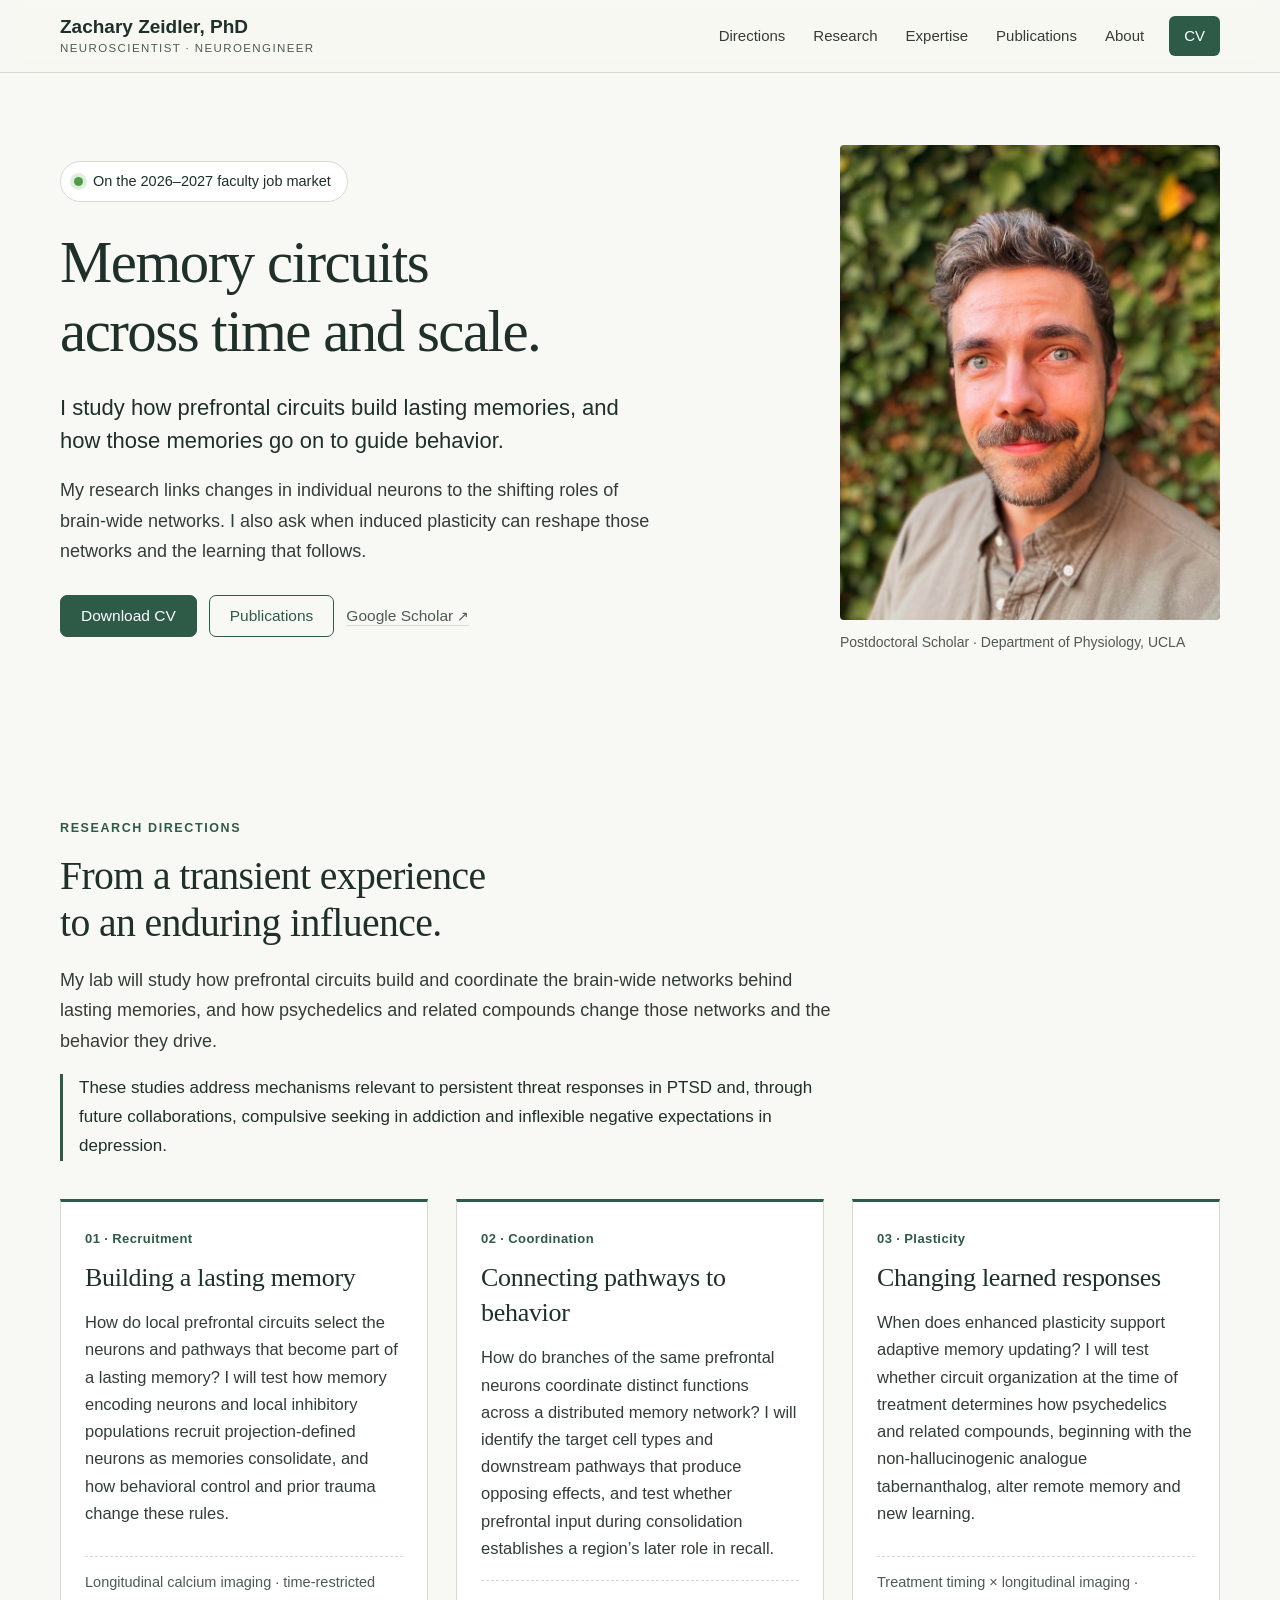
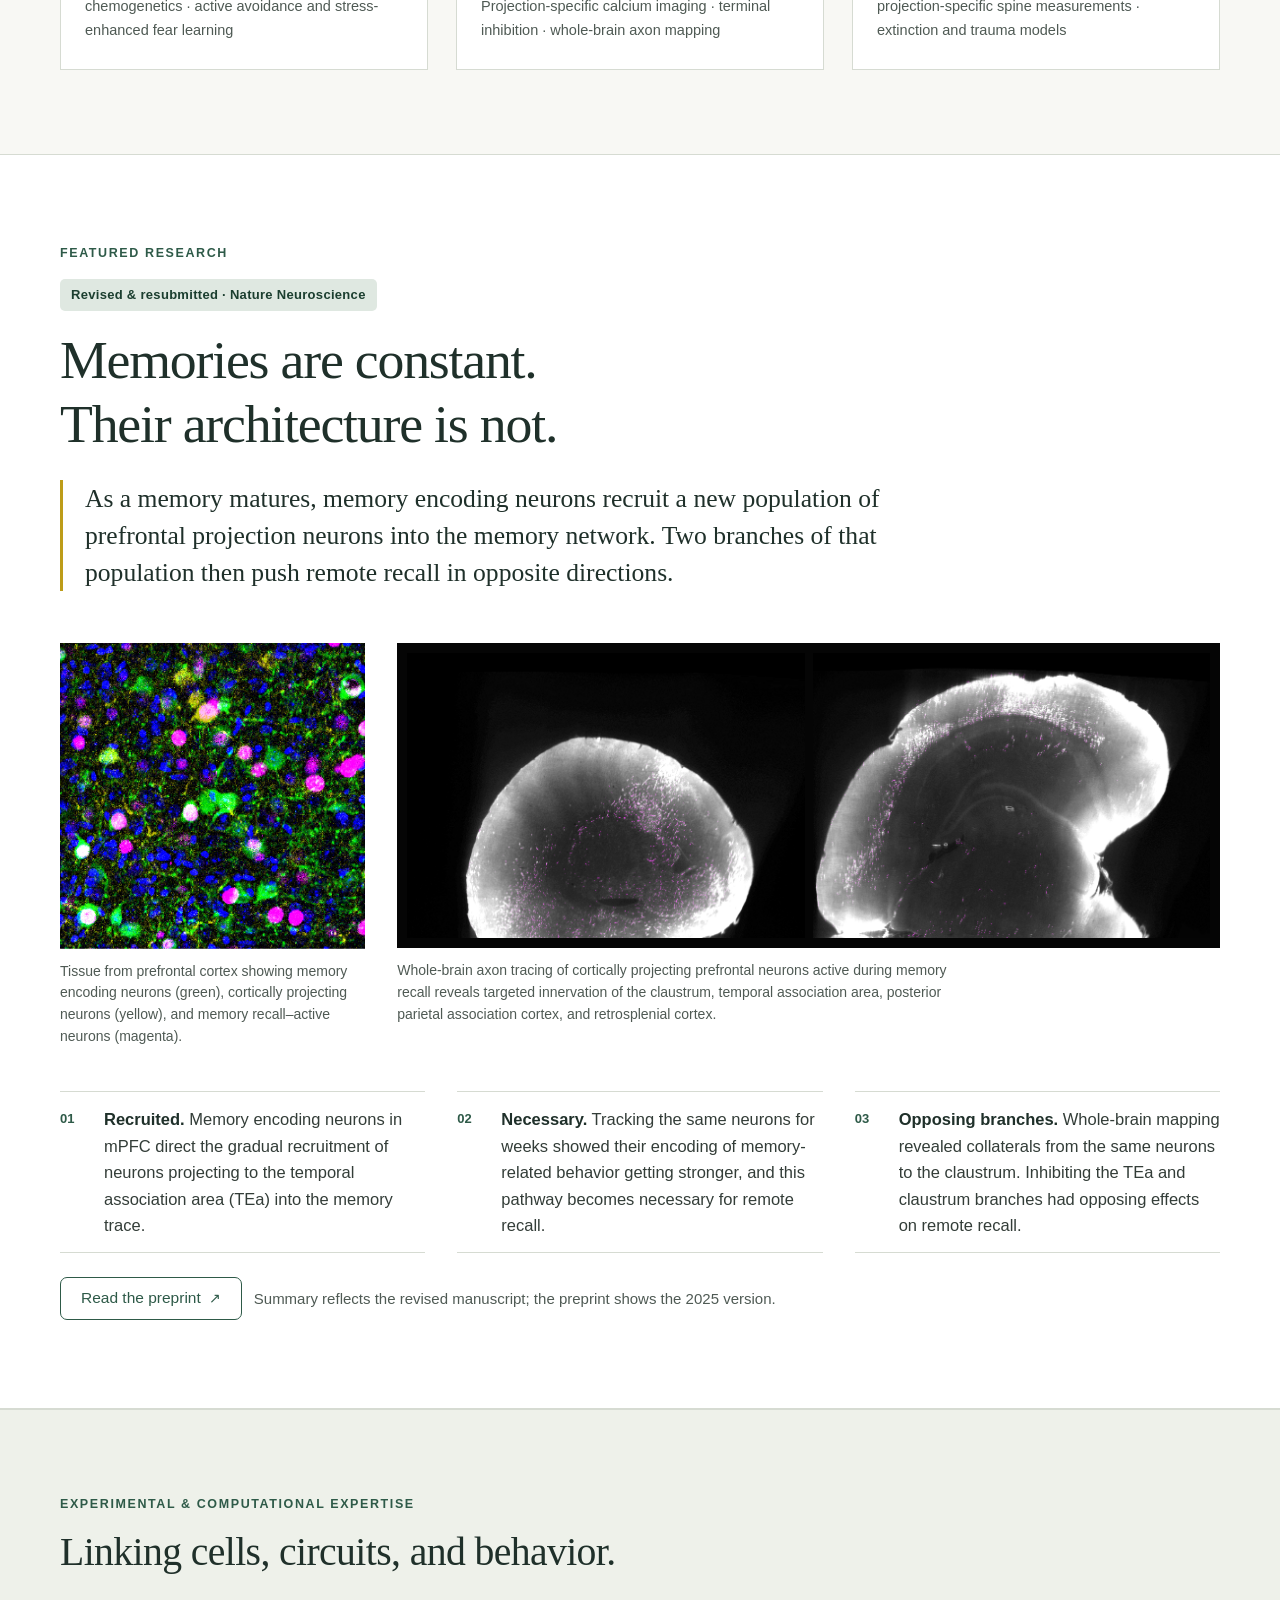
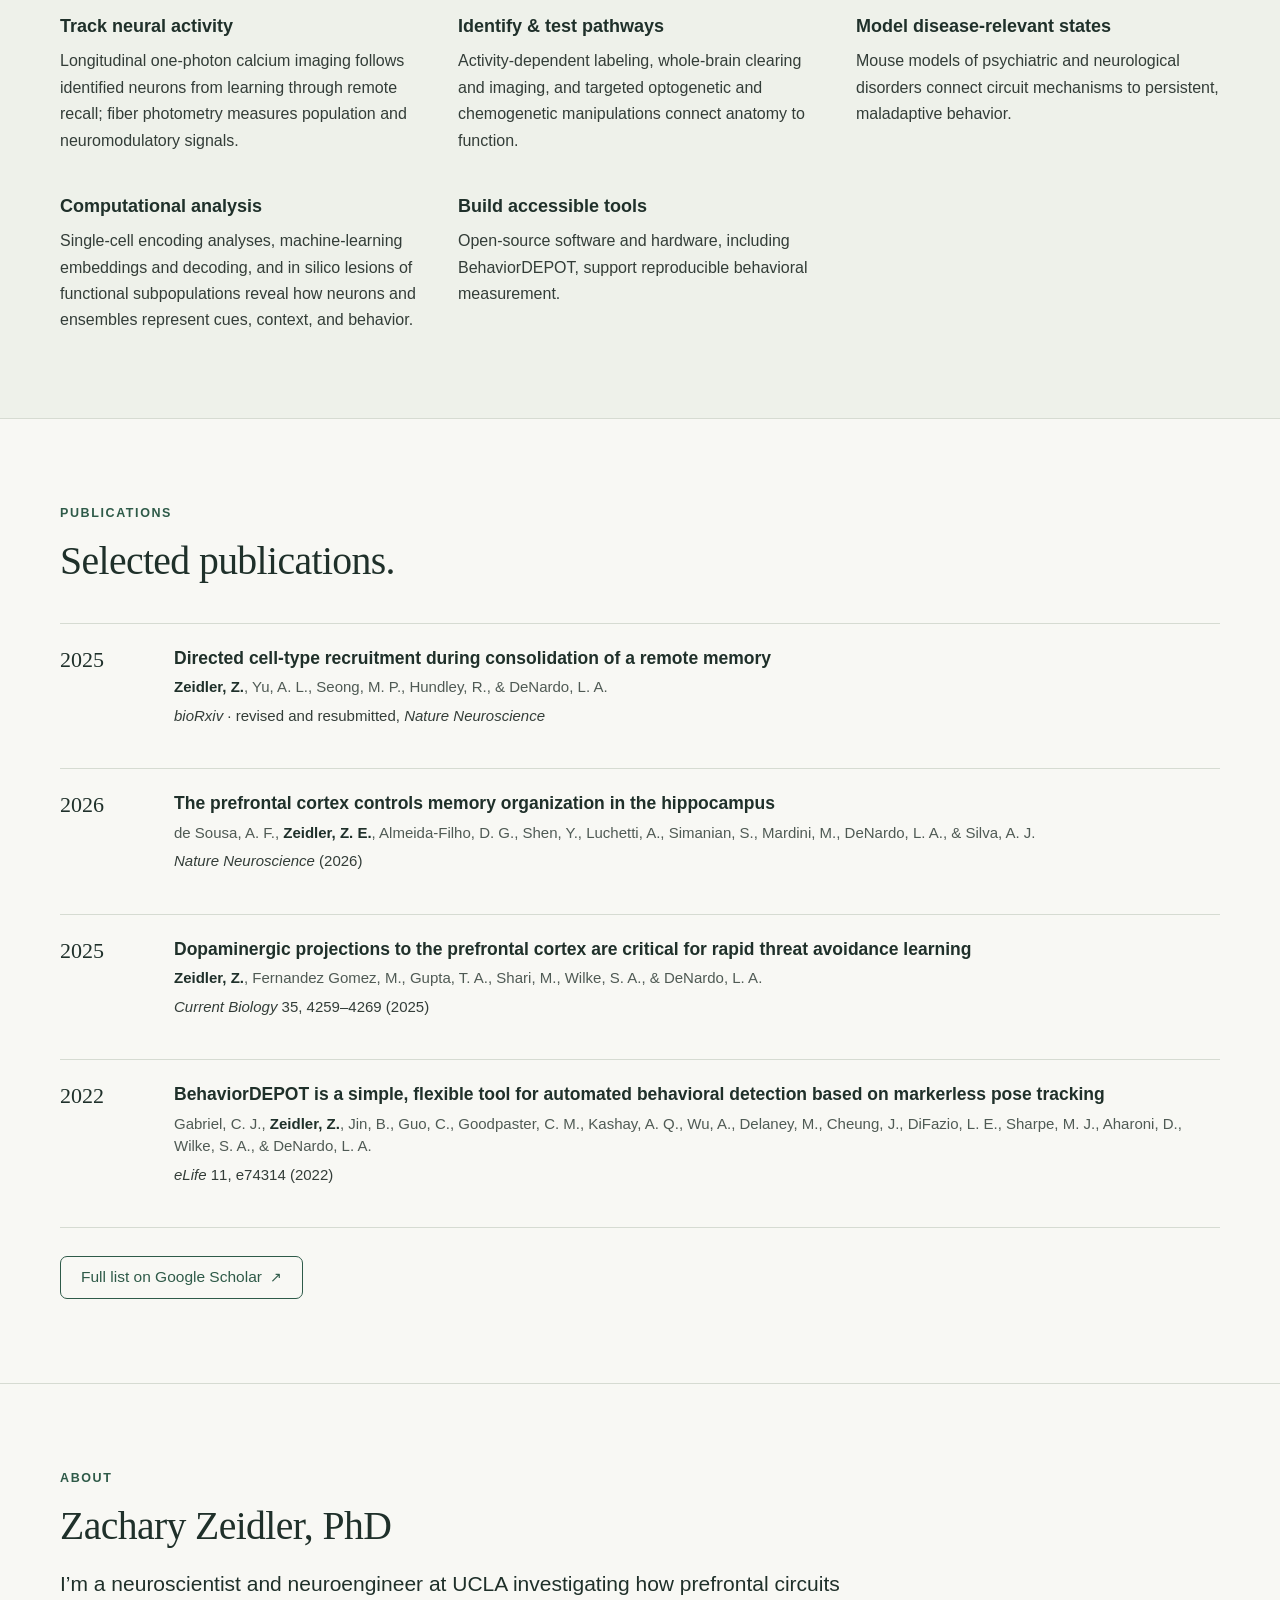
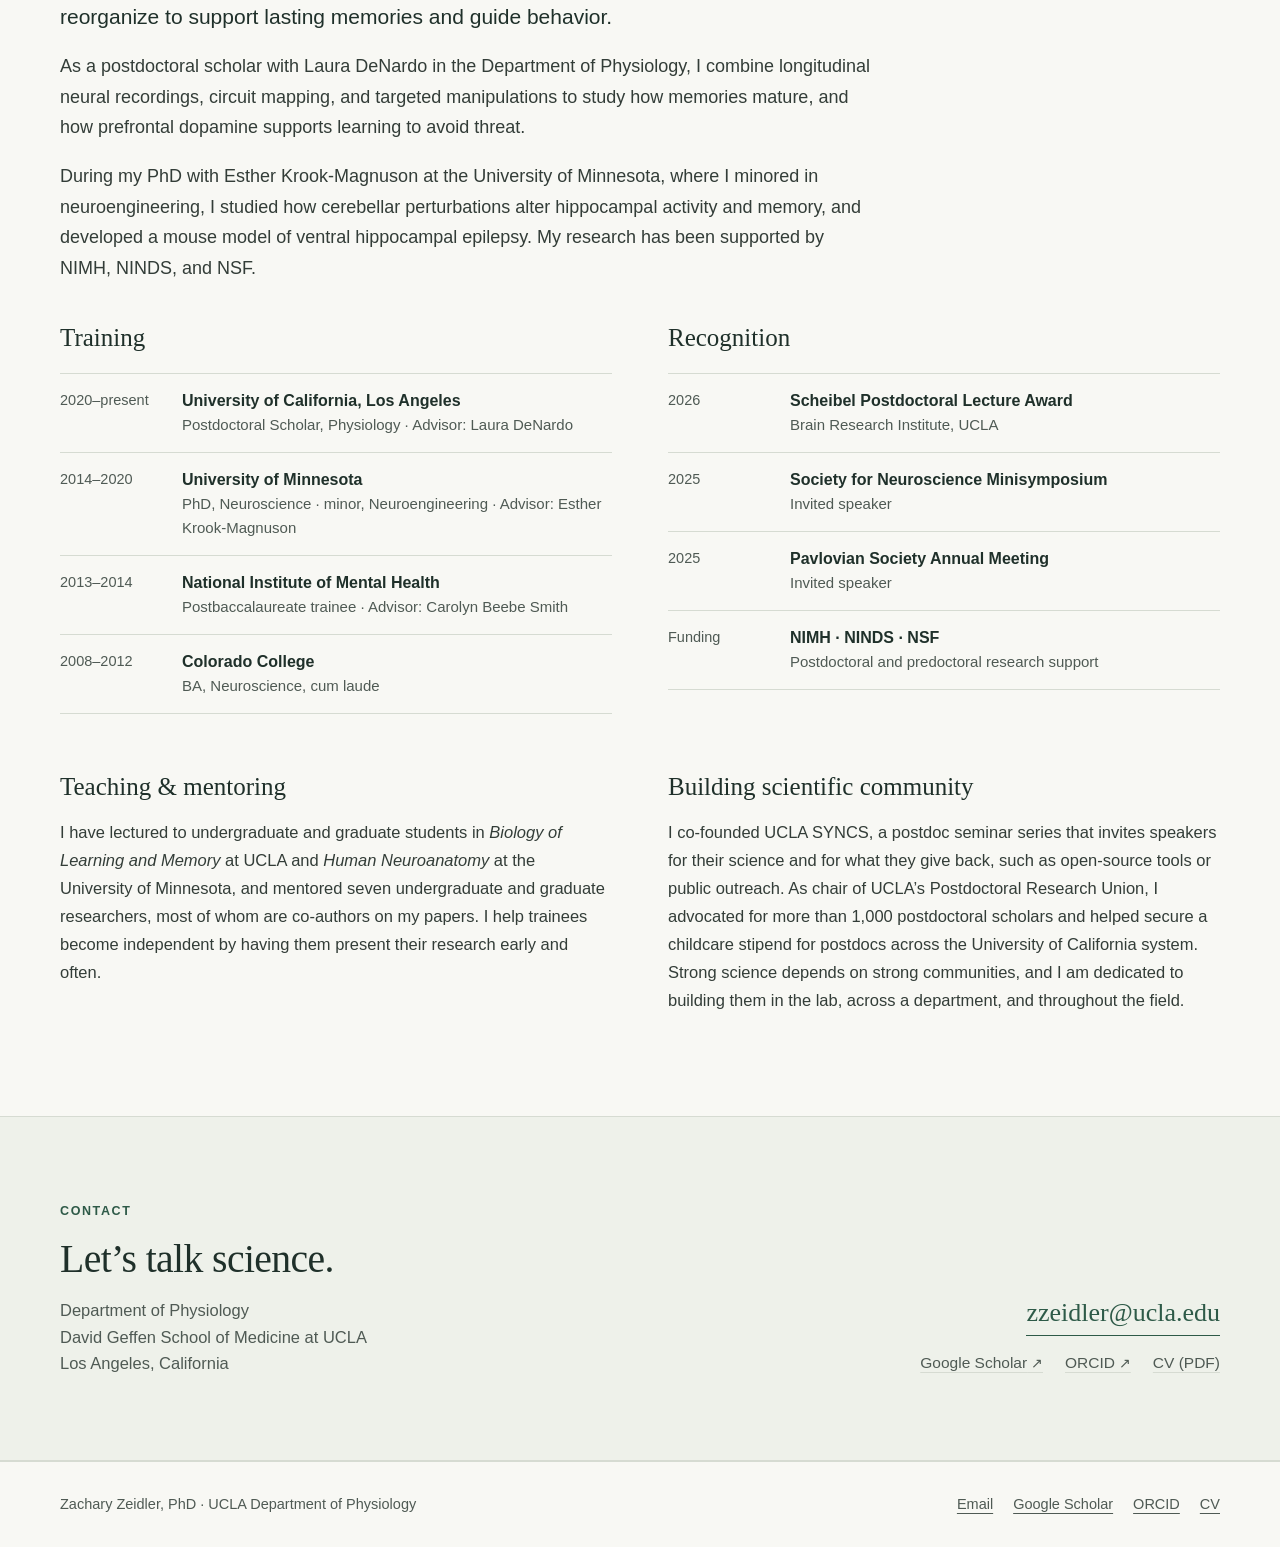
<file: publications.html>
<!doctype html>
<html lang="en"><head><meta charset="utf-8"><title>Zachary Zeidler, PhD</title>
<meta http-equiv="refresh" content="0; url=index.html#publications"><link rel="canonical" href="index.html#publications">
<meta name="robots" content="noindex"></head>
<body><p>Publications are now on the <a href="index.html#publications">homepage</a>.</p>
<script>location.replace('index.html#publications');</script></body></html>
</file>
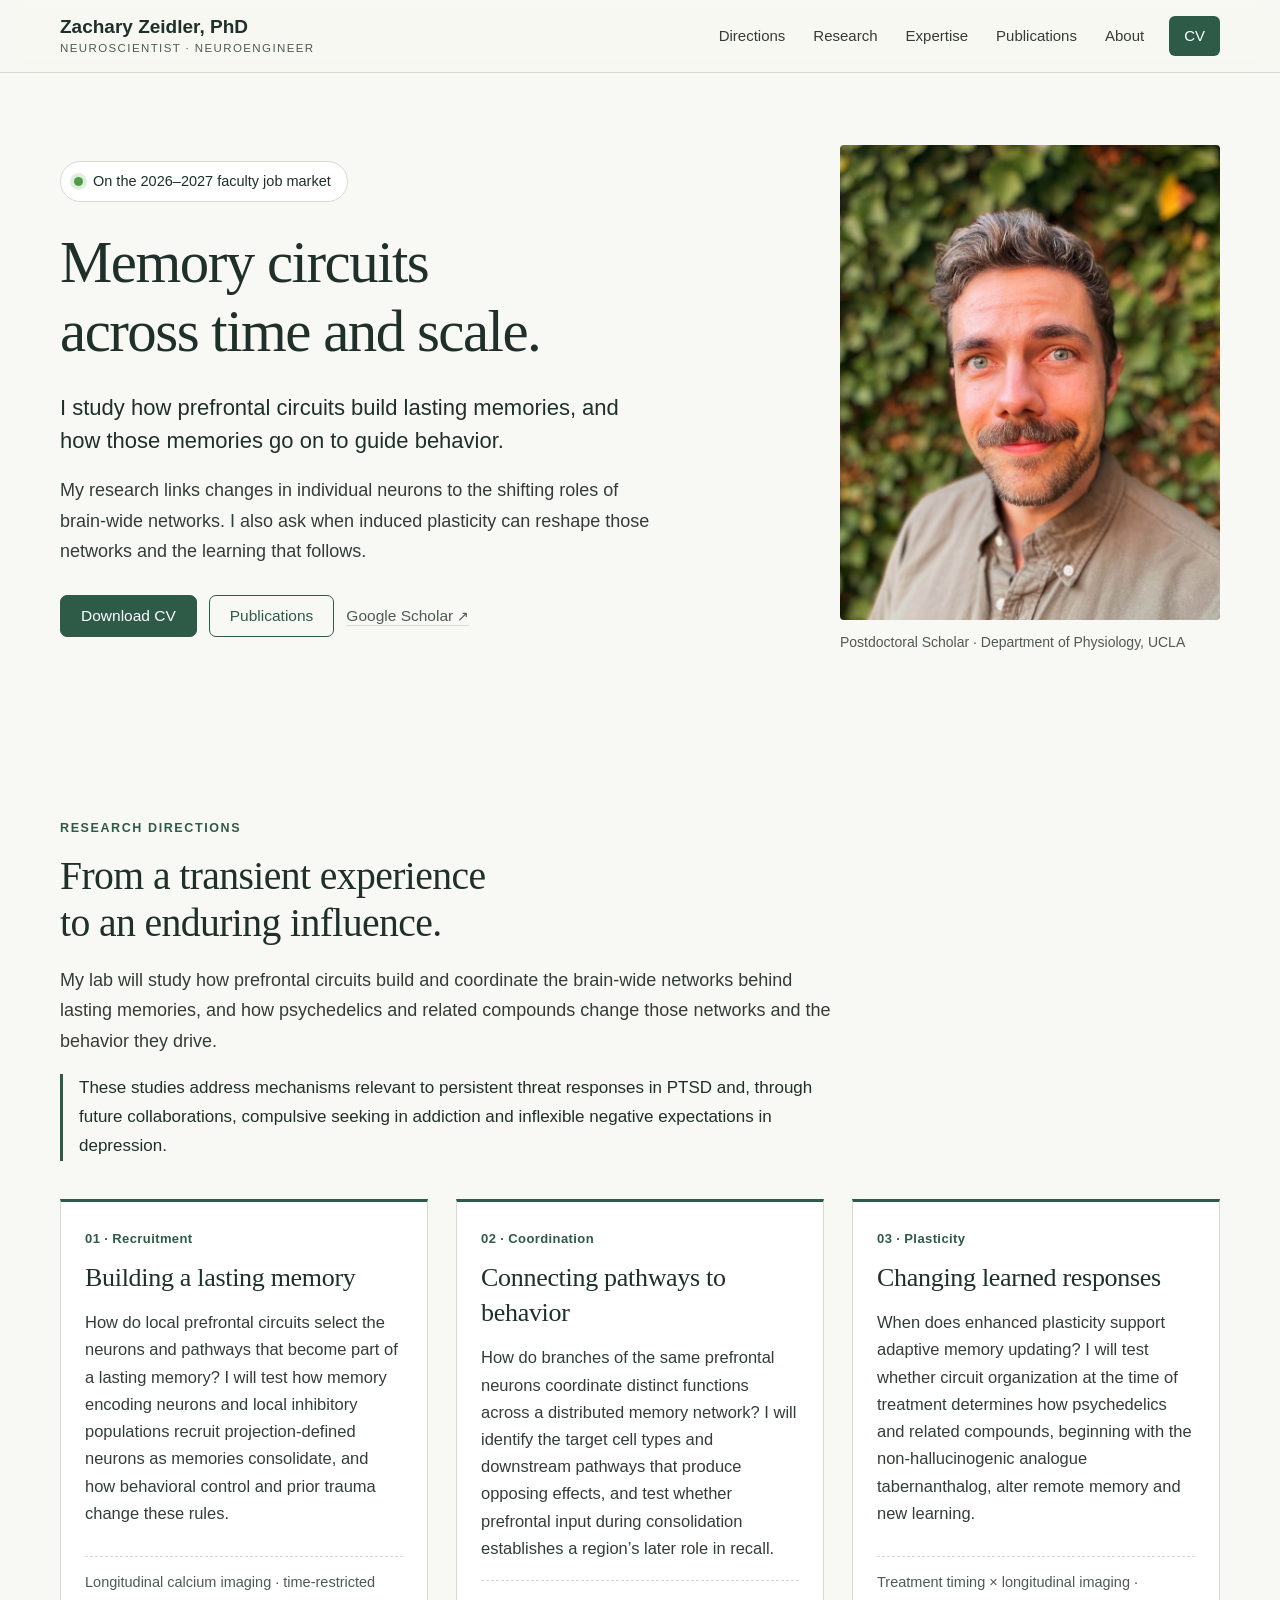
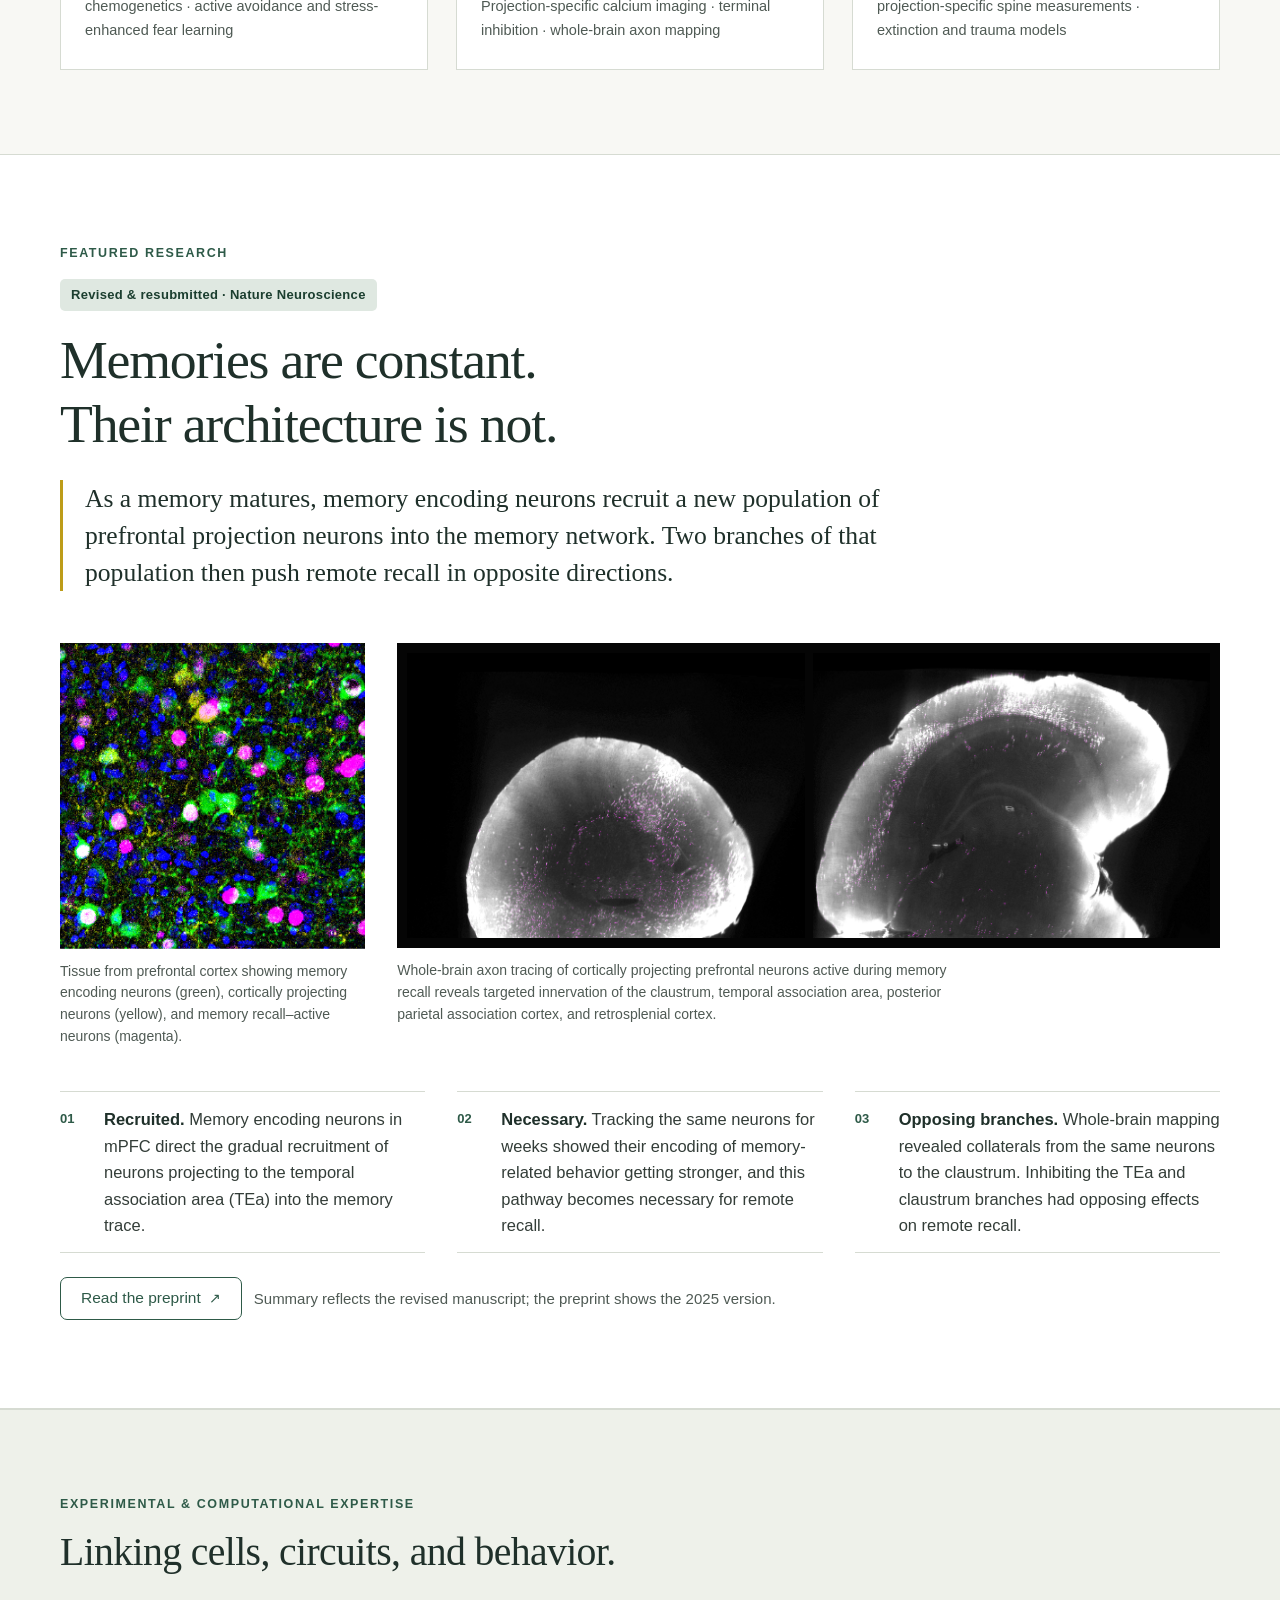
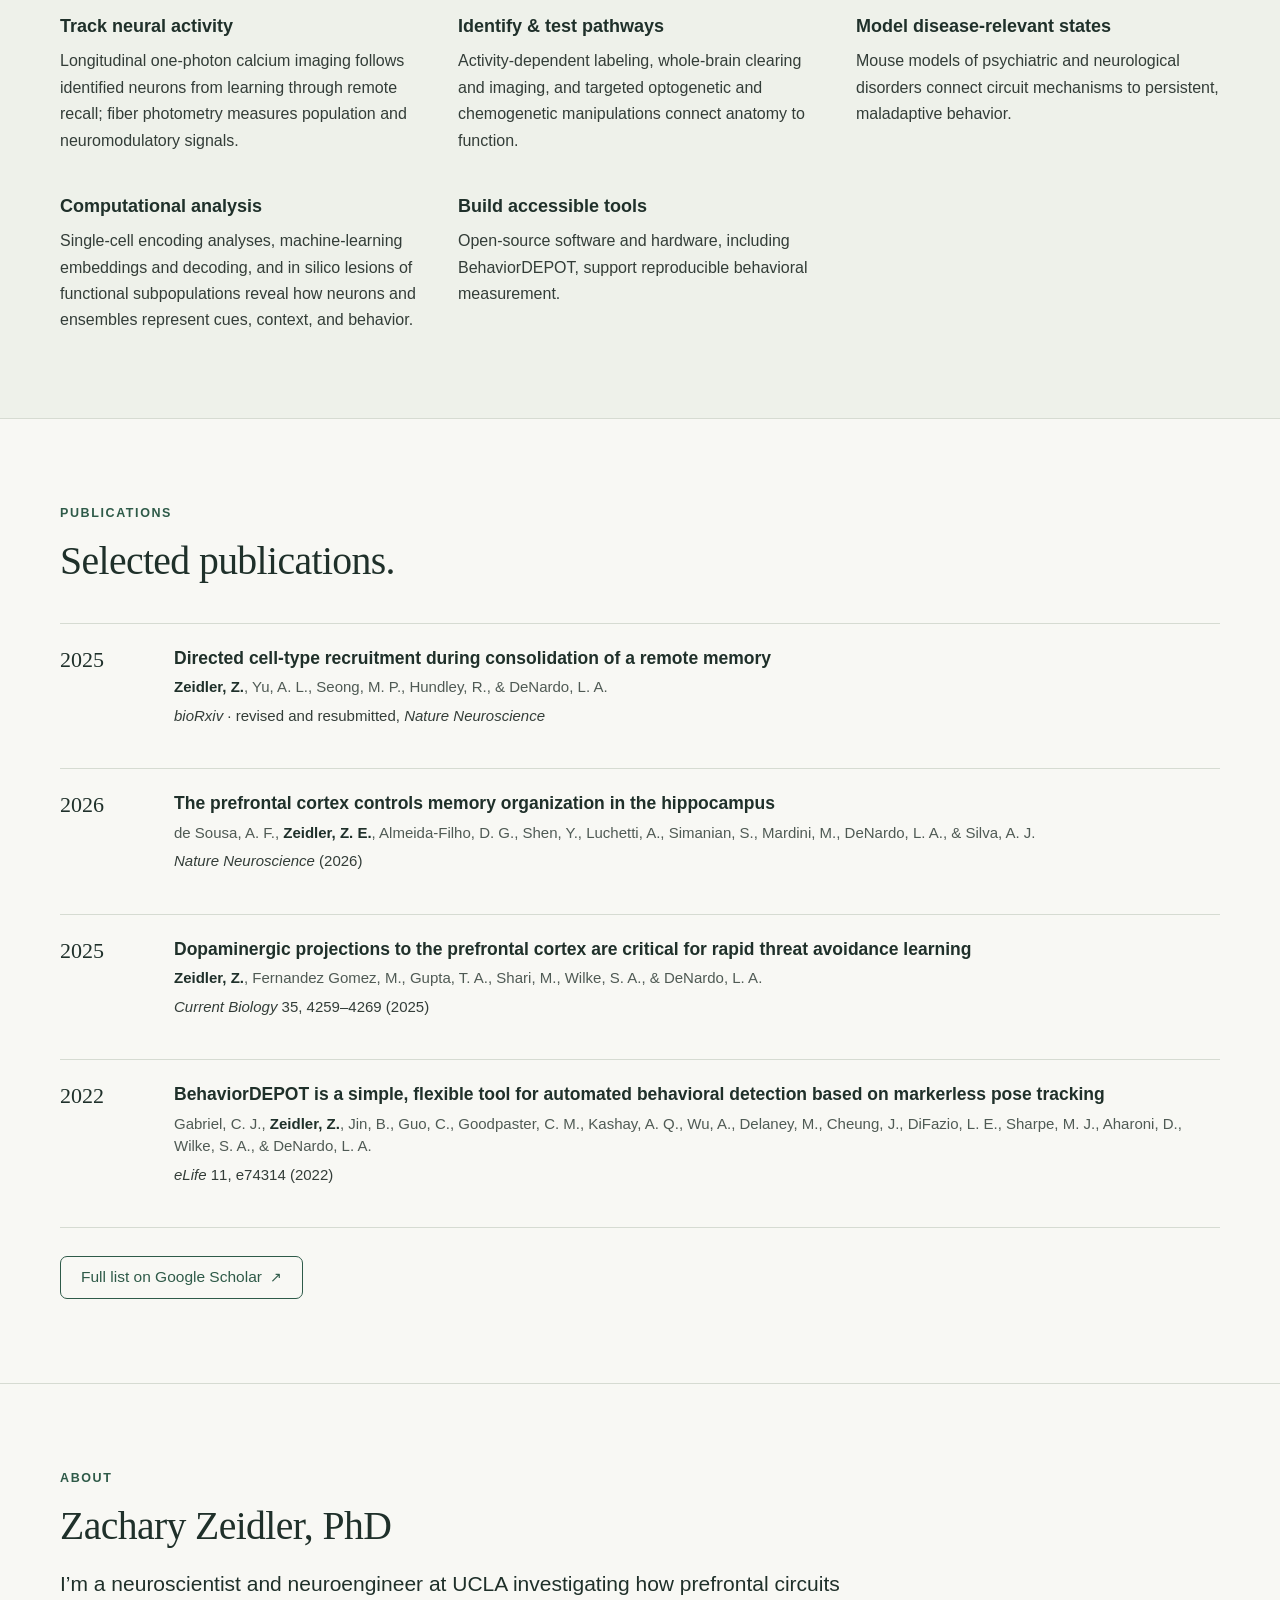
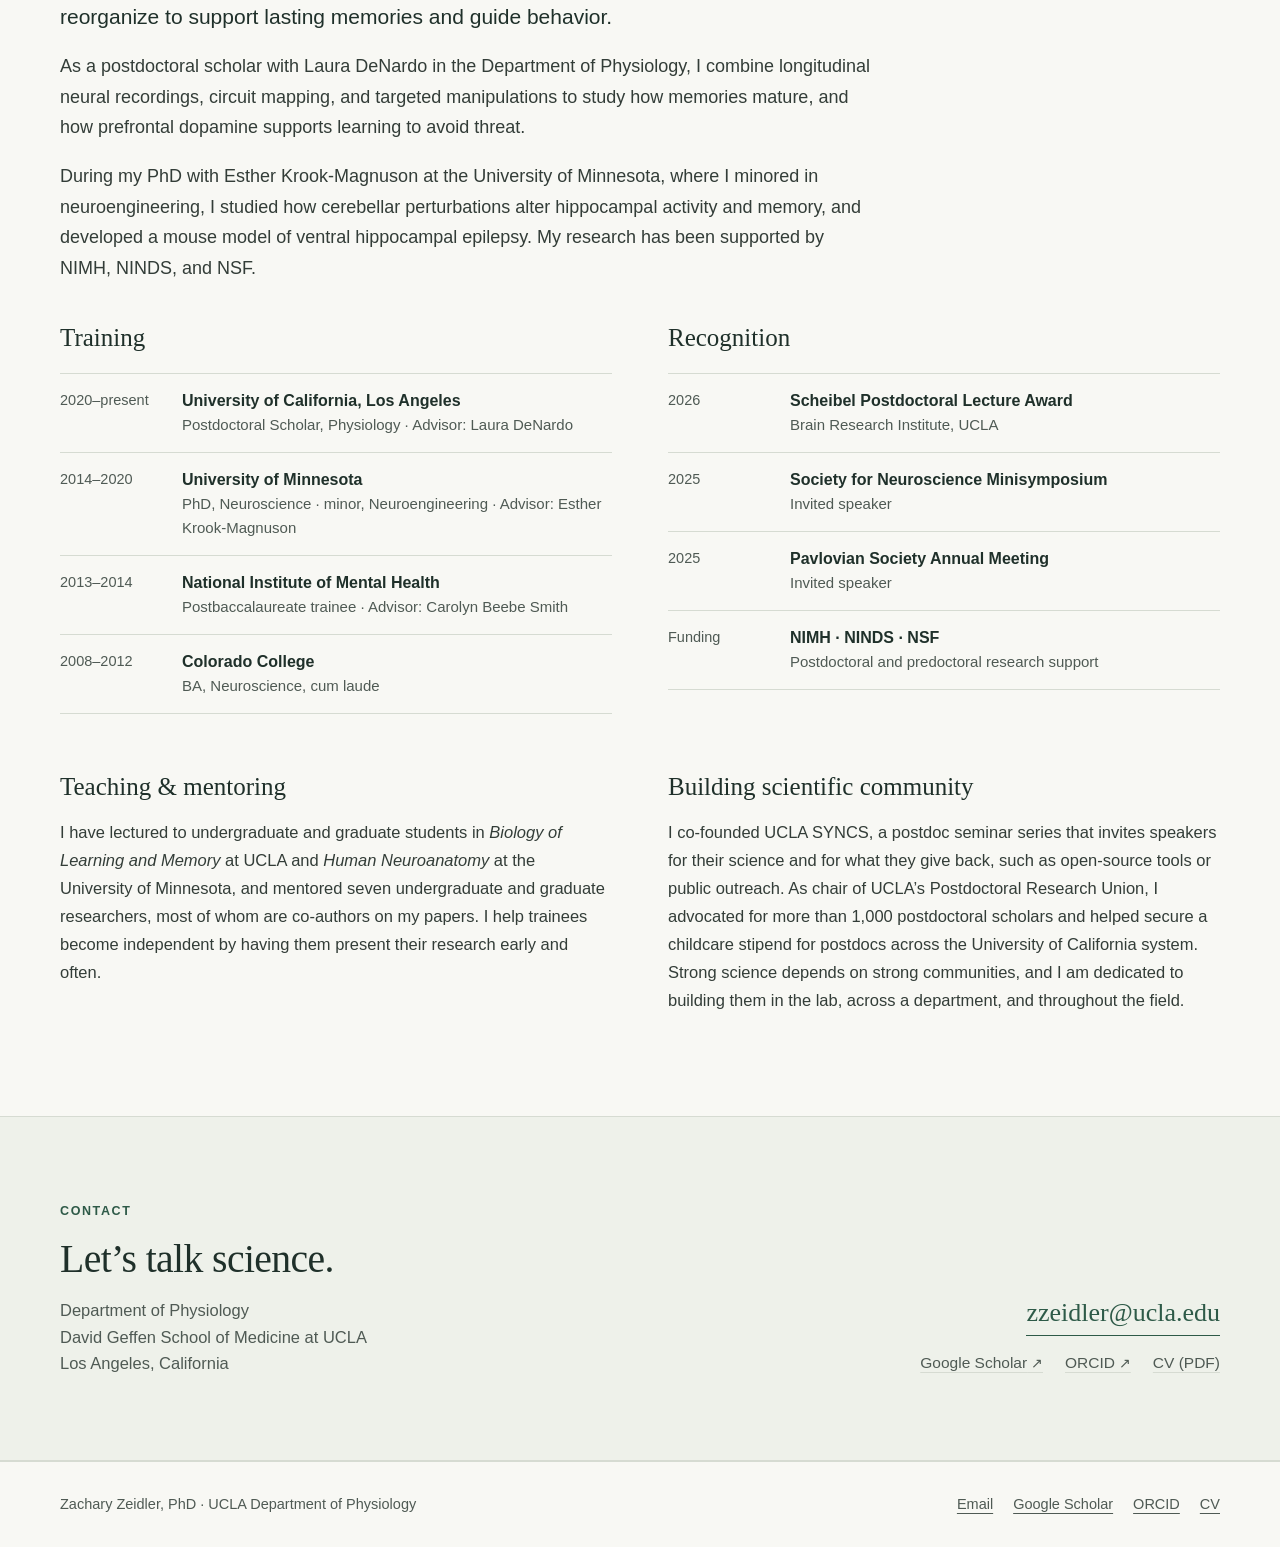
<file: research.html>
<!doctype html>
<html lang="en"><head><meta charset="utf-8"><title>Zachary Zeidler</title>
<meta http-equiv="refresh" content="0; url=index.html#research"><link rel="canonical" href="index.html#research">
<meta name="robots" content="noindex"></head>
<body><p>This page has moved to the <a href="index.html#research">homepage</a>.</p>
<script>location.replace('index.html#research' + (location.hash && location.hash !== '#' ? '' : ''));</script></body></html>
</file>
<file: styles.css>
/* Zachary Zeidler — research website
   Palette and type carried over from the original design; contrast raised for readability. */

:root {
  --paper: #f8f8f4;
  --white: #ffffff;
  --wash: #eef1ea;
  --ink: #1f302a;
  --body: #333d38;
  --muted: #4f5a54;
  --green: #2e5a48;
  --green-dark: #1b3e2f;
  --green-soft: #dfe8e1;
  --line: #d6dbd2;
  --learning: #4e9e49;
  --projection: #bd9c18;
  --recall: #b54d97;
  --serif: Georgia, 'Times New Roman', serif;
  --sans: -apple-system, BlinkMacSystemFont, 'Segoe UI', Roboto, 'Helvetica Neue', sans-serif;
  --header-h: 72px;
}

* { box-sizing: border-box; }
html { scroll-padding-top: calc(var(--header-h) + 16px); scroll-behavior: smooth; }
body {
  margin: 0;
  background: var(--paper);
  color: var(--body);
  font: 18px/1.7 var(--sans);
  -webkit-font-smoothing: antialiased;
  overflow-x: hidden;
}
a { color: var(--green); text-decoration-thickness: 1px; text-underline-offset: 4px; }
a:hover { color: var(--green-dark); }
a:focus-visible, button:focus-visible, summary:focus-visible { outline: 3px solid #5f8a75; outline-offset: 4px; }
button { font: inherit; }
img { max-width: 100%; display: block; }
figure { margin: 0; }
h1, h2, h3 { color: var(--ink); font-weight: 400; margin: 0; line-height: 1.18; }
h1, h2 { font-family: var(--serif); }
h1 { font-size: clamp(40px, 4.6vw, 62px); letter-spacing: -1.5px; }
h2 { font-size: clamp(30px, 3.1vw, 42px); letter-spacing: -.6px; }
h3 { font-size: 21px; line-height: 1.35; }
p { margin: 0 0 18px; }
.wrap { width: min(1160px, calc(100% - 88px)); margin: auto; }

.eyebrow {
  font-size: 12.5px; letter-spacing: 1.6px; text-transform: uppercase;
  font-weight: 600; color: var(--green); margin: 0 0 14px;
}
.small { font-size: 15px; line-height: 1.6; color: var(--muted); }

/* Skip link */
.skip-link { position: absolute; top: -100px; left: 20px; padding: 8px 12px; background: var(--white); z-index: 50; }
.skip-link:focus { top: 10px; }

/* ---------- Sticky header ---------- */
.site-header {
  position: sticky; top: 0; z-index: 20;
  background: rgb(248 248 244 / .92);
  backdrop-filter: saturate(1.4) blur(10px);
  -webkit-backdrop-filter: saturate(1.4) blur(10px);
  border-bottom: 1px solid var(--line);
}
.header-inner { display: flex; justify-content: space-between; align-items: center; gap: 28px; min-height: var(--header-h); }
.wordmark { font-size: 19px; font-weight: 600; color: var(--ink); text-decoration: none; white-space: nowrap; line-height: 1.2; }
.wordmark span { display: block; color: var(--muted); font-size: 11.5px; letter-spacing: 1.4px; text-transform: uppercase; font-weight: 400; margin-top: 3px; }
.site-nav { display: flex; gap: 6px; align-items: center; font-size: 15px; }
.site-nav a { text-decoration: none; color: var(--body); padding: 7px 11px; border-radius: 6px; white-space: nowrap; }
.site-nav a:hover { background: var(--wash); color: var(--ink); }
.site-nav a.is-active, .site-nav a[aria-current=page] { color: var(--green); background: var(--green-soft); }
.site-nav .nav-cv { margin-left: 8px; background: var(--green); color: var(--white); font-weight: 500; padding: 7px 15px; }
.site-nav .nav-cv:hover { background: var(--green-dark); color: var(--white); }

/* ---------- Buttons & links ---------- */
/* One primary style, one secondary style, and quiet text links for everything else. */
.actions { display: flex; flex-wrap: wrap; gap: 12px; align-items: center; margin-top: 28px; }
.btn {
  display: inline-flex; align-items: center; gap: 8px;
  padding: 11px 20px; border-radius: 7px; font-size: 15.5px; font-weight: 500;
  text-decoration: none; border: 1px solid var(--green); line-height: 1.2;
}
.btn-primary { background: var(--green); color: var(--white); }
.btn-primary:hover { background: var(--green-dark); border-color: var(--green-dark); color: var(--white); }
.btn-secondary { background: transparent; color: var(--green); }
.btn-secondary:hover { background: var(--green-soft); }
.quiet-link { font-size: 15.5px; color: var(--muted); text-decoration: underline; text-decoration-color: var(--line); }
.quiet-link:hover { color: var(--green); text-decoration-color: currentColor; }
.ext::after { content: " ↗"; font-size: .9em; }

/* ---------- Hero ---------- */
.hero { display: grid; grid-template-columns: minmax(0, 1fr) 342px; gap: 80px; align-items: center; padding: 64px 0 60px; }
.market-badge {
  display: inline-flex; align-items: center; gap: 10px;
  background: var(--white); border: 1px solid var(--line); border-radius: 999px;
  padding: 7px 16px 7px 13px; font-size: 14.5px; font-weight: 500; color: var(--ink); margin-bottom: 26px;
}
.market-badge .pulse { width: 9px; height: 9px; border-radius: 50%; background: var(--learning); box-shadow: 0 0 0 4px rgb(78 158 73 / .18); }
.hero h1 { margin-bottom: 24px; }
.hero .lead { font-size: 22px; line-height: 1.5; color: var(--ink); max-width: 590px; }
.hero .sub { max-width: 600px; }
.identity { display: flex; gap: 15px; align-items: center; margin-top: 34px; }
.identity img { width: 58px; height: 58px; border-radius: 50%; object-fit: cover; object-position: 50% 43%; }
.identity p { margin: 0; font-size: 15px; line-height: 1.5; color: var(--muted); }
.identity strong { font-weight: 600; color: var(--ink); }
.histology-figure { width: 100%; max-width: 342px; justify-self: center; }
.hero-image { width: 100%; height: auto; }
figcaption { font-size: 14px; line-height: 1.55; color: var(--muted); margin-top: 12px; }
.caption-key { display: inline-flex; gap: 6px; align-items: center; margin-right: 14px; white-space: nowrap; }
.dot { width: 9px; height: 9px; border-radius: 50%; display: inline-block; }
.dot.learning { background: var(--learning); }
.dot.projection { background: var(--projection); }
.dot.recall { background: var(--recall); }

.image-button { display: block; width: 100%; padding: 0; border: 0; background: transparent; cursor: zoom-in; text-align: left; }
.image-button:hover img { outline: 1px solid var(--green); outline-offset: 3px; }

/* ---------- Highlights strip ---------- */
.highlights { display: grid; grid-template-columns: repeat(4, 1fr); border-top: 1px solid var(--line); border-bottom: 1px solid var(--line); }
.highlight { padding: 24px 24px 24px 0; text-decoration: none; color: inherit; }
.highlight + .highlight { padding-left: 24px; border-left: 1px solid var(--line); }
.highlight .kicker { display: block; font-size: 12.5px; letter-spacing: 1.2px; text-transform: uppercase; font-weight: 600; color: var(--green); margin-bottom: 6px; }
.highlight strong { display: block; font-family: var(--serif); font-weight: 400; font-size: 20px; color: var(--ink); line-height: 1.3; margin-bottom: 4px; }
.highlight span.meta { font-size: 14.5px; color: var(--muted); line-height: 1.45; display: block; }
a.highlight:hover strong { color: var(--green); }

/* ---------- Sections ---------- */
.section { padding: 84px 0; }
.section + .section { border-top: 1px solid var(--line); }
.band { background: var(--wash); border-top: 1px solid var(--line); border-bottom: 1px solid var(--line); }
.band + .section { border-top: 0; }
.section-head { max-width: 780px; margin-bottom: 38px; }
.section-head h2 { margin-bottom: 18px; }
.section-head p:last-child { margin-bottom: 0; }

/* ---------- Featured research (full-width moment) ---------- */
.feature { background: var(--white); border-top: 1px solid var(--line); border-bottom: 1px solid var(--line); padding: 88px 0; }
.status-tag {
  display: inline-block; font-size: 13px; font-weight: 600; letter-spacing: .3px;
  background: var(--green-soft); color: var(--green-dark); padding: 5px 11px; border-radius: 5px; margin-bottom: 18px;
}
.feature h2 { font-size: clamp(34px, 4.2vw, 56px); letter-spacing: -1.2px; margin-bottom: 24px; max-width: 900px; }
.takeaway {
  font-family: var(--serif); font-size: clamp(21px, 2vw, 26px); line-height: 1.45; color: var(--ink);
  max-width: 880px; padding-left: 22px; border-left: 3px solid var(--projection); margin-bottom: 52px;
}
.feature-grid { display: grid; grid-template-columns: minmax(0, 732px) minmax(0, 1fr); gap: 56px; align-items: start; }
.feature-figure .panel { background: var(--white); border: 1px solid var(--line); padding: 18px 10px; }
.findings { list-style: none; padding: 0; margin: 0 0 28px; counter-reset: f; }
.findings li { counter-increment: f; display: grid; grid-template-columns: 34px 1fr; gap: 10px; padding: 14px 0; border-top: 1px solid var(--line); font-size: 16.5px; line-height: 1.6; }
.findings li:last-child { border-bottom: 1px solid var(--line); }
.findings li::before { content: "0" counter(f); font-size: 13px; font-weight: 600; color: var(--green); padding-top: 3px; }
.findings strong { color: var(--ink); font-weight: 600; }
.anatomy { background: #050505; padding: 10px; display: grid; grid-template-columns: 1fr 1fr; gap: 8px; color: #f4f4f4; margin-top: 22px; }
.anatomy img { width: 100%; height: auto; }
.anatomy span { display: block; font-size: 11.5px; letter-spacing: .8px; text-transform: uppercase; padding: 5px 4px 1px; }

/* ---------- Research program pillars ---------- */
.pillars { display: grid; grid-template-columns: repeat(3, 1fr); gap: 28px; }
.pillar { background: var(--white); border: 1px solid var(--line); border-top: 3px solid var(--green); padding: 0 0 26px; display: flex; flex-direction: column; }
.pillar svg { display: block; width: 100%; height: auto; background: #fbfbf8; border-bottom: 1px solid var(--line); }
.pillar-body { padding: 22px 24px 0; display: flex; flex-direction: column; flex: 1; }
.pillar .number { font-size: 13px; font-weight: 600; letter-spacing: .4px; color: var(--green); display: block; margin-bottom: 10px; }
.pillar h3 { font-family: var(--serif); font-size: 26px; margin-bottom: 14px; letter-spacing: -.3px; }
.pillar p { font-size: 16.5px; line-height: 1.65; }
.pillar .approach { font-size: 14.5px; color: var(--muted); margin: auto 0 0; padding-top: 14px; border-top: 1px dashed var(--line); }
.relevance { margin-top: 34px; font-size: 16.5px; color: var(--muted); max-width: 820px; }

/* svg text */
.svg-label { font: 600 10.5px var(--sans); fill: #4f5a54; letter-spacing: .2px; }
.svg-label-dark { font: 600 11px var(--sans); fill: #1f302a; }

/* ---------- Earlier findings ---------- */
.prior { display: grid; grid-template-columns: 1fr 1fr; gap: 28px; }
.prior-card { border-top: 1px solid var(--line); padding-top: 22px; }
.prior-card .journal { font-size: 14px; font-weight: 600; color: var(--green); margin-bottom: 8px; }
.prior-card h3 { font-family: var(--serif); font-size: 27px; margin-bottom: 14px; }
.prior-card p { font-size: 16.5px; }

/* ---------- Expertise ---------- */
.methods { display: grid; grid-template-columns: repeat(4, 1fr); gap: 34px; }
.methods h3 { font-size: 18px; font-weight: 600; margin-bottom: 10px; }
.methods p { font-size: 16px; line-height: 1.65; margin: 0; }
.method-icon { width: 34px; height: 34px; margin-bottom: 14px; color: var(--green); }
.tags { display: flex; flex-wrap: wrap; gap: 8px; margin: 40px 0 0; padding: 0; list-style: none; }
.tags li { font-size: 14.5px; background: var(--white); border: 1px solid var(--line); border-radius: 999px; padding: 5px 13px; color: var(--body); }

/* ---------- About ---------- */
.about-grid { display: grid; grid-template-columns: 280px 1fr; gap: 64px; align-items: start; }
.portrait { width: 100%; aspect-ratio: 4/5; object-fit: cover; object-position: center 40%; }
.about-grid .bio p { max-width: 720px; }
.about-grid .bio .intro { font-size: 21px; line-height: 1.55; color: var(--ink); }
.about-cols { display: grid; grid-template-columns: 1fr 1fr; gap: 56px; margin-top: 64px; }
.about-cols h3 { font-family: var(--serif); font-size: 25px; margin-bottom: 18px; }
.timeline { list-style: none; padding: 0; margin: 0; }
.timeline li { display: grid; grid-template-columns: 104px 1fr; gap: 18px; padding: 15px 0; border-top: 1px solid var(--line); font-size: 16px; line-height: 1.5; }
.timeline li:last-child { border-bottom: 1px solid var(--line); }
.timeline .date { font-size: 14.5px; color: var(--muted); padding-top: 1px; }
.timeline strong { display: block; font-weight: 600; color: var(--ink); }
.timeline span.detail { color: var(--muted); font-size: 15px; }
.prose-block { margin-top: 56px; display: grid; grid-template-columns: 1fr 1fr; gap: 56px; }
.prose-block h3 { font-family: var(--serif); font-size: 25px; margin-bottom: 14px; }
.prose-block p { font-size: 16.5px; }

/* ---------- Contact ---------- */
.contact { display: grid; grid-template-columns: 1fr auto; gap: 40px; align-items: end; }
.contact h2 { margin-bottom: 14px; }
.contact address { font-style: normal; font-size: 16.5px; color: var(--muted); line-height: 1.6; }
.contact-links { display: flex; flex-direction: column; align-items: flex-end; gap: 14px; }
.email-link { font-family: var(--serif); font-size: 26px; text-decoration: none; border-bottom: 1px solid currentColor; }
.contact-links .row { display: flex; gap: 22px; flex-wrap: wrap; justify-content: flex-end; }

/* ---------- Footer ---------- */
.site-footer { padding: 30px 0; border-top: 1px solid var(--line); font-size: 14.5px; color: var(--muted); }
.footer-inner { display: flex; gap: 24px; justify-content: space-between; align-items: center; flex-wrap: wrap; }
.footer-links { display: flex; gap: 20px; flex-wrap: wrap; }
.footer-links a { color: var(--muted); }

/* ---------- Publications page ---------- */
.page-top { padding: 64px 0 44px; }
.page-top h1 { margin-bottom: 20px; }
.page-top .intro { font-size: 21px; line-height: 1.55; max-width: 780px; color: var(--ink); }
.page-top .actions { margin-top: 22px; }
.lead-pub { background: var(--white); border: 1px solid var(--line); border-top: 3px solid var(--projection); padding: 40px; display: grid; grid-template-columns: minmax(0, 1.15fr) minmax(0, 1fr); gap: 44px; align-items: start; }
.lead-pub h2 { font-size: clamp(28px, 2.8vw, 38px); margin-bottom: 16px; }
.lead-pub .paper-title { font-weight: 600; color: var(--ink); font-size: 17px; line-height: 1.45; margin-bottom: 6px; }
.lead-pub .summary { font-size: 17px; }
.authors { font-size: 15px; color: var(--muted); margin-bottom: 16px; line-height: 1.5; }
.authors b { color: var(--ink); font-weight: 600; }
.lead-pub .panel { border: 1px solid var(--line); padding: 14px 8px; }

.second-pub { display: grid; grid-template-columns: 180px 1fr; gap: 44px; padding: 40px 0; border-bottom: 1px solid var(--line); }
.second-pub .year { font-family: var(--serif); font-size: 32px; color: var(--ink); line-height: 1.1; }
.second-pub .venue { font-size: 15px; color: var(--muted); margin-top: 6px; }
.second-pub h2 { font-size: clamp(26px, 2.5vw, 32px); margin-bottom: 14px; }
.second-pub .paper-title { font-weight: 600; color: var(--ink); font-size: 17px; margin-bottom: 6px; }

.pub-group { padding-top: 56px; }
.pub-group > h2 { font-size: 28px; margin-bottom: 8px; }
.pub-list { list-style: none; margin: 0; padding: 0; }
.pub-item { display: grid; grid-template-columns: 90px 1fr; gap: 24px; padding: 22px 0; border-top: 1px solid var(--line); }
.pub-item:last-child { border-bottom: 1px solid var(--line); }
.pub-item .y { font-family: var(--serif); font-size: 22px; color: var(--ink); line-height: 1.3; }
.pub-item .t { font-size: 17.5px; font-weight: 600; color: var(--ink); line-height: 1.4; margin-bottom: 6px; display: block; }
.pub-item a.t { text-decoration: none; }
.pub-item a.t:hover { color: var(--green); text-decoration: underline; }
.pub-item .authors { margin-bottom: 4px; }
.pub-item .venue { font-size: 15px; color: var(--body); }
.pub-item .venue em { font-style: italic; }
.pill { display: inline-block; font-size: 12px; font-weight: 600; letter-spacing: .3px; padding: 2px 9px; border-radius: 4px; margin-left: 8px; vertical-align: 2px; background: var(--green-soft); color: var(--green-dark); }
.pill.first { background: #f3ecd2; color: #6b5508; }
.pub-item .extra { display: flex; gap: 18px; flex-wrap: wrap; margin-top: 8px; }
.note { font-size: 14.5px; color: var(--muted); margin-top: 40px; }

/* ---------- Image dialog ---------- */
.image-dialog { width: min(1120px, 94vw); max-height: 93vh; border: 0; padding: 24px; background: var(--paper); color: var(--body); }
.image-dialog::backdrop { background: rgb(16 25 20 / .82); }
.image-dialog .dialog-top { display: flex; justify-content: space-between; align-items: center; gap: 20px; margin-bottom: 18px; }
.image-dialog h2 { font-size: 24px; }
.image-dialog .close { border: 1px solid var(--line); background: var(--white); padding: 6px 14px; cursor: pointer; border-radius: 6px; }
.image-dialog img { max-height: 70vh; width: auto; max-width: 100%; height: auto; object-fit: contain; margin: auto; }
.image-dialog p { font-size: 15px; margin: 14px 0 0; }

/* ---------- Responsive ---------- */
@media (max-width: 1020px) {
  .wrap { width: calc(100% - 56px); }
  .hero { grid-template-columns: minmax(0, 1fr) minmax(0, 300px); gap: 40px; }
  .highlights { grid-template-columns: 1fr 1fr; }
  .highlight:nth-child(3) { padding-left: 0; border-left: 0; }
  .highlight:nth-child(n+3) { border-top: 1px solid var(--line); }
  .feature-grid { grid-template-columns: 1fr; gap: 36px; }
  .pillars { grid-template-columns: 1fr; max-width: 640px; }
  .methods { grid-template-columns: 1fr 1fr; gap: 30px; }
  .about-grid { grid-template-columns: 220px 1fr; gap: 40px; }
  .about-cols, .prose-block { gap: 40px; }
  .lead-pub { grid-template-columns: 1fr; padding: 32px; }
}

@media (max-width: 760px) {
  :root { --header-h: 104px; }
  body { font-size: 17px; }
  .wrap { width: calc(100% - 32px); }
  .header-inner { flex-direction: column; align-items: flex-start; gap: 8px; padding: 12px 0 8px; }
  .wordmark span { display: inline; margin-left: 8px; font-size: 10.5px; }
  .site-nav { width: 100%; overflow-x: auto; scrollbar-width: none; gap: 2px; font-size: 14.5px; margin-left: -8px; padding-bottom: 2px; }
  .site-nav::-webkit-scrollbar { display: none; }
  .site-nav a { padding: 6px 9px; }
  .site-nav .nav-cv { margin-left: 4px; padding: 6px 12px; }
  .hero { grid-template-columns: 1fr; padding: 36px 0 44px; gap: 34px; }
  .hero h1 { font-size: 42px; letter-spacing: -1px; }
  .hero .lead { font-size: 19.5px; }
  .market-badge { font-size: 13.5px; }
  .highlights { grid-template-columns: 1fr; }
  .highlight, .highlight + .highlight { padding: 18px 0; border-left: 0; }
  .highlight + .highlight { border-top: 1px solid var(--line); }
  .section { padding: 56px 0; }
  .feature { padding: 56px 0; }
  .takeaway { margin-bottom: 36px; padding-left: 16px; }
  .findings li { font-size: 16px; }
  .prior { grid-template-columns: 1fr; }
  .methods { grid-template-columns: 1fr; gap: 26px; }
  .about-grid { grid-template-columns: 1fr; gap: 28px; }
  .portrait { max-width: 220px; }
  .about-cols, .prose-block { grid-template-columns: 1fr; gap: 40px; margin-top: 44px; }
  .timeline li { grid-template-columns: 92px 1fr; gap: 12px; }
  .contact { grid-template-columns: 1fr; }
  .contact-links { align-items: flex-start; }
  .contact-links .row { justify-content: flex-start; }
  .email-link { font-size: 22px; }
  .page-top { padding: 40px 0 32px; }
  .lead-pub { padding: 22px; gap: 26px; }
  .second-pub { grid-template-columns: 1fr; gap: 12px; padding: 32px 0; }
  .second-pub .year { font-size: 26px; }
  .pub-item { grid-template-columns: 1fr; gap: 4px; }
  .pub-item .y { font-size: 18px; }
  .image-dialog { padding: 16px; }
}

@media (prefers-reduced-motion: reduce) { html { scroll-behavior: auto; } }

/* Phones: keep the nav to the four links that matter most so the CV button is always visible */
@media (max-width: 520px) {
  .site-nav a[href$="#directions"], .site-nav a[href$="#expertise"] { display: none; }
  .site-nav { overflow: visible; }
}

/* ---------- v2 layout: portrait hero, simple directions, figure row ---------- */
.hero { grid-template-columns: minmax(0, 1fr) 380px; padding: 72px 0 80px; }
.hero-portrait { width: 100%; max-width: 380px; justify-self: end; }
.hero-portrait img { width: 100%; height: auto; aspect-ratio: 4/5; object-fit: cover; object-position: center 35%; border-radius: 4px; }
.hero-portrait figcaption { margin-top: 12px; }
.pillar { padding-bottom: 26px; }
.pillar-body { padding-top: 26px; }
.figure-row { display: grid; grid-template-columns: minmax(0, 342px) minmax(0, 1fr); gap: 28px; align-items: start; margin-bottom: 44px; }
.figure-row .panel { background: var(--white); border: 1px solid var(--line); padding: 18px 10px; }
.findings-cols { display: grid; grid-template-columns: repeat(3, 1fr); gap: 0 32px; margin-bottom: 8px; }
.findings-cols li, .findings-cols li:last-child { border-bottom: 1px solid var(--line); }
.findings-cols + .actions { margin-top: 24px; }
.methods { grid-template-columns: repeat(3, 1fr); row-gap: 40px; }
.method-wide { grid-column: span 2; }
.bio.section-head { max-width: 820px; }
.bio .intro { font-size: 21px; line-height: 1.55; color: var(--ink); }
.about-cols { margin-top: 24px; }
#publications .pub-list { margin-bottom: 8px; }
@media (max-width: 1020px) {
  .hero { grid-template-columns: minmax(0, 1fr) 300px; }
  .figure-row { grid-template-columns: 1fr 2fr; }
  .methods { grid-template-columns: 1fr 1fr; }
  .method-wide { grid-column: 1 / -1; }
}
@media (max-width: 760px) {
  .hero { grid-template-columns: 1fr; padding: 32px 0 48px; }
  .hero-portrait { max-width: 240px; justify-self: start; }
  .figure-row { grid-template-columns: 1fr; }
  .figure-row figure:first-child { max-width: 342px; }
  .findings-cols { grid-template-columns: 1fr; }
  .findings-cols li { border-bottom: 0; }
  .findings-cols li:last-child { border-bottom: 1px solid var(--line); }
  .methods { grid-template-columns: 1fr; }
}
@media (max-width: 760px) {
  .wordmark span { display: block; margin: 2px 0 0; }
}

/* v3: whole-brain pair in featured row, uniform expertise cards, relevance under intro */
.figure-row { grid-template-columns: minmax(0, 342px) minmax(0, 1fr); }
.figure-row .anatomy { margin-top: 0; }
.section-head .relevance { margin-top: 16px; padding-left: 16px; border-left: 3px solid var(--green); color: var(--ink); font-size: 17px; }
.methods { grid-template-columns: repeat(3, 1fr); }
@media (max-width: 1020px) { .methods { grid-template-columns: 1fr 1fr; } }
@media (max-width: 760px) { .methods { grid-template-columns: 1fr; } }
.anatomy > div, .figure-row > figure { min-width: 0; }
.anatomy { grid-template-columns: minmax(0, 1fr) minmax(0, 1fr); }
.anatomy { overflow: hidden; }
.anatomy span { white-space: normal; overflow-wrap: anywhere; }
@media (max-width: 760px) { .anatomy span { font-size: 10px; letter-spacing: .4px; } }
@media (max-width: 1020px) { .figure-row { grid-template-columns: minmax(0, 1fr) minmax(0, 1.6fr); } }
@media (max-width: 760px) { .figure-row { grid-template-columns: minmax(0, 1fr); } }

/* v4: smaller histology panel, caption-only whole-brain panel */
.figure-row { grid-template-columns: minmax(0, 260px) minmax(0, 1fr); gap: 32px; }
.figure-row figcaption { max-width: 560px; }
@media (max-width: 1020px) { .figure-row { grid-template-columns: minmax(0, 220px) minmax(0, 1fr); } }
@media (max-width: 760px) { .figure-row { grid-template-columns: minmax(0, 1fr); } .figure-row figure:first-child { max-width: 260px; } }

/* v5: square histology sized to match the whole-brain panel height
   (panel height ≈ 26.4% of row width given two 808×579 images, 10px padding, 8px gap, 32px column gap) */
.figure-row { grid-template-columns: calc(26.4% - 1px) minmax(0, 1fr); gap: 32px; }
.figure-row figure:first-child img { width: 100%; height: auto; aspect-ratio: 1 / 1; object-fit: cover; }
@media (max-width: 1020px) { .figure-row { grid-template-columns: calc(26.4% - 1px) minmax(0, 1fr); } }
@media (max-width: 760px) { .figure-row { grid-template-columns: minmax(0, 1fr); } .figure-row figure:first-child { max-width: 240px; } }
</file>
